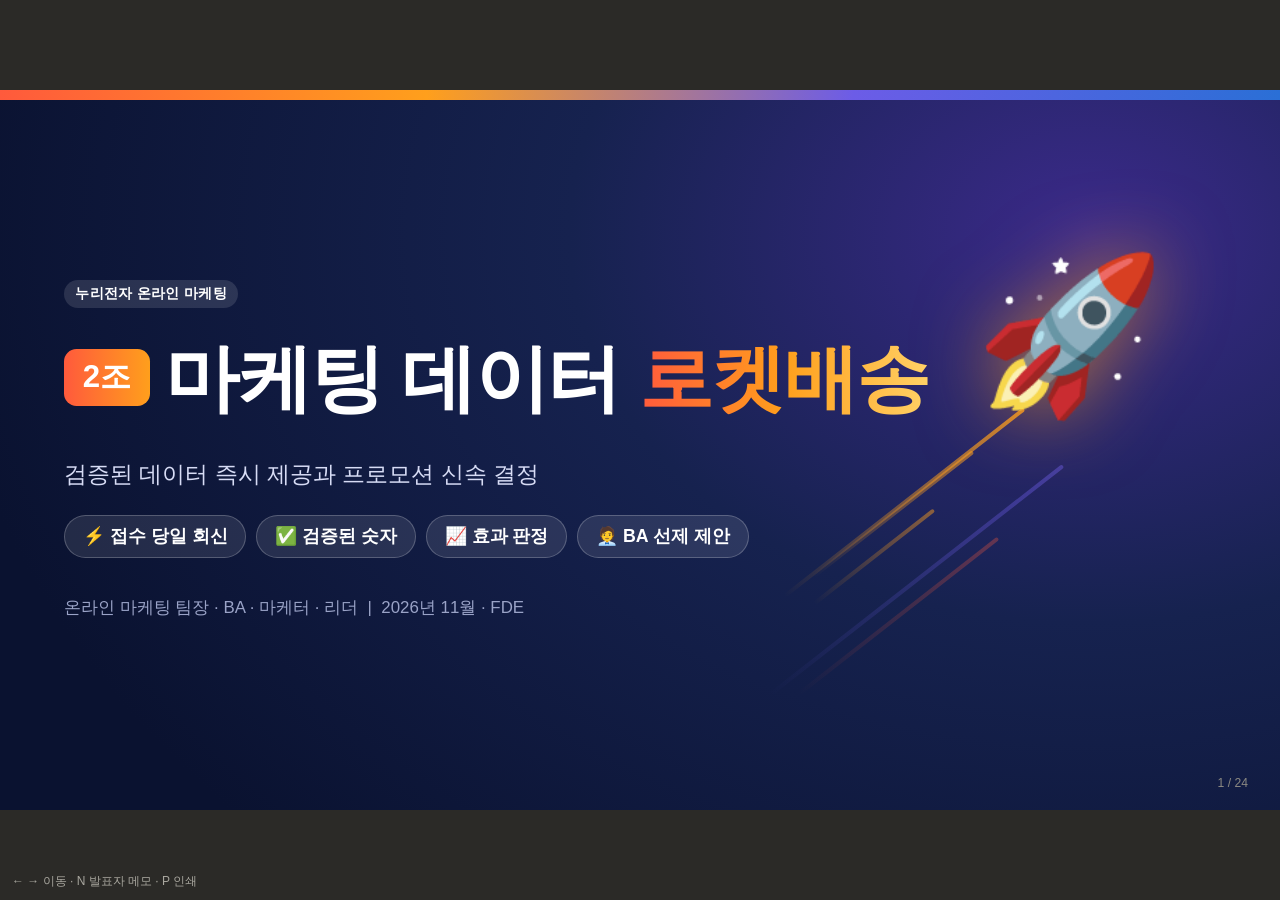
<file: pitch/index.html>
<!doctype html>
<html lang="ko">
<head>
<meta charset="utf-8">
<meta name="viewport" content="width=device-width, initial-scale=1">
<title>2조 · 마케팅 데이터 로켓배송</title>
<link rel="stylesheet" href="pitch.css">
</head>
<body>
<div class="deck">
<section class="slide cover active">
  <div class="streaks"><i></i><i></i><i></i><i></i><i></i></div>
  <div class="rocket">🚀</div>
  <div class="kicker">누리전자 온라인 마케팅</div>
  <h1><span class="team">2조</span>마케팅 데이터 <span class="grad">로켓배송</span></h1>
  <div class="sub">검증된 데이터 즉시 제공과 프로모션 신속 결정</div>
  <div class="chips"><span>⚡ 접수 당일 회신</span><span>✅ 검증된 숫자</span><span>📈 효과 판정</span><span>🧑‍💼 BA 선제 제안</span></div>
  <div class="meta">온라인 마케팅 팀장 · BA · 마케터 · 리더 &nbsp;|&nbsp; 2026년 11월 · FDE</div>
</section>
<section class="slide ">
  <div class="kicker"><span class="ke">📣</span>마케터 점검</div>
  <h2>마케터 관점 점검: 적시 데이터 · 집행 기준 · 효과 검증 · 가성비 측정 모두 미비</h2>
  <div class="chk mk"><div class="hq">질문</div><div></div><div class="ha">현재</div><div class="cq"><span class="qn">Q1</span>프로모션 기간에 충분한 데이터를 적시에 받고 있는가?</div><div class="cx">✕</div><div class="ca">요청 결과 최대 2주 지연 · 회신 시점 불명 <span class="tag e">고객 설명</span></div><div class="cq"><span class="qn">Q2</span>마케팅 아이디어의 집행 시점 · 규모 기준이 있는가?</div><div class="cx">✕</div><div class="ca">집행 기준 부재, 경험 의존 기획 <span class="tag e">고객 설명</span></div><div class="cq"><span class="qn">Q3</span>집행 전 기대치 설정과 집행 후 효과 · 매출 연관성 검증이 있는가?</div><div class="cx">✕</div><div class="ca">사전 기대치 미설정 · 대조군 0건 · 쿠폰 사용률로 판단 <span class="tag m">실측</span></div><div class="cq"><span class="qn">Q4</span>프로모션의 효용성 · 가성비 측정이 가능한가?</div><div class="cx">✕</div><div class="ca">효과 미측정으로 측정 불가 · 쿠폰 사용 8명 · 25건 과다 집계 <span class="tag m">실측</span></div></div>
  <div class="bar red"><b>결과</b>효과 검증 없는 프로모션 기획 · 집행의 반복</div>
  <div class="notes">2주 지연은 고객 설명이며 저장소 시뮬레이션 값은 평시 1.5-2일 · 성수기 4-5일. 실제 값은 착수 2주 안에 Jira 이력으로 측정. 대조군 0건: 캠페인 대상 4,165건 전부 발송. 쿠폰 과다 집계: PRM2609 회원 8명 중복 발급, 취소 · 반품 주문 사용 25건. 집행 기준 부재는 고객 설명과 업무 흐름 분석(데이터로 무엇이 되는지 모른 채 기획).</div>
</section>
<section class="slide ">
  <div class="kicker"><span class="ke">🔬</span>BA 점검</div>
  <h2>BA 관점 점검: 의사결정 지원 · 예측 · 고급 데이터 제공을 막는 원인은 추출 업무 편중</h2>
  <div class="chk ba"><div class="hq">질문</div><div></div><div class="ha">현재</div><div class="cq"><span class="qn">Q1</span>데이터 기반 마케팅 의사결정이 이루어지는가?</div><div class="cx">✕</div><div class="ca">BA 산출물은 추출 Excel, 판정 · 권고 미첨부 <span class="tag e">고객 설명</span></div><div class="cq"><span class="qn">Q2</span>예측 데이터로 '다음 주 매출 10% 상승을 위한 프로모션 발송' 판단이 가능한가?</div><div class="cx">✕</div><div class="ca">판단 불가 · 대조군 0건으로 프로모션 반응 기준값 부재 <span class="tag m">실측</span></div><div class="cq"><span class="qn">Q3</span>BA 가 제공해야 할 고급 데이터가 제공되는가?</div><div class="cx">✕</div><div class="ca">효과 판정 · 반응 예측 미제공, 단순 추출 위주 <span class="tag e">고객 설명</span></div><div class="cq"><span class="qn">Q4</span>더 큰 목표를 막는 문제는 무엇인가?</div><div class="cx w">!</div><div class="ca">반복 추출 수작업 · 지표 정의 부재 · 검증 기준 부재 <span class="tag m">실측</span></div></div>
  <div class="bar"><b>해법</b>반복 추출 · 1차 검수의 Agent 이관 → BA 업무의 지표 설정 · 효과 판정 · 예측 전환</div>
  <div class="notes">예측 기반 발송 판단에는 프로모션별 반응 기준값이 필요하고, 그 기준값은 대조군을 둔 효과 판정 이력에서 나옴. 현재 대조군 0건이라 출발점이 없음. 2차에서 효과 판정 이력을 쌓고 3차 이후 예측 기반 제안으로 확장. Q4 의 세 문제는 문제 구조 장 A3 · B1 · B3 에 대응.</div>
</section>
<section class="slide ">
  <div class="kicker"><span class="ke">🎯</span>제안 개요</div>
  <h2>주니어 BA(에이전트) 채용을 통한 추출 업무 이관과 BA 의 의사결정 · 실행 주도 전환</h2>
  <div class="role"><div></div><div class="rh was">📦 지금: 데이터 추출 공급자</div><div></div><div class="rh to">🚀 끝그림: 의사결정 · 실행 주도</div><div class="rk">일의 시작</div><div class="rw">요청 접수 후 착수</div><div class="ra">→</div><div class="rt">데이터 기반 기회 발굴 · 선제 제안</div><div class="rk">산출물</div><div class="rw">추출 Excel</div><div class="ra">→</div><div class="rt">판정 · 권고 첨부 결과</div><div class="rk">숫자 기준</div><div class="rw">요청별 SQL 수정</div><div class="ra">→</div><div class="rt">BA 소유 지표 정의</div><div class="rk">끝나는 지점</div><div class="rw">결과 전달</div><div class="ra">→</div><div class="rt">실행 후 효과 확인</div></div>
  <div class="bar"><b>방법</b>주니어 BA 에이전트의 반복 추출 초안 작성, 시니어 BA 검수 지적의 자동 검수 조건 축적</div>
  <div class="notes">주니어 BA 는 사람 채용이 아니라 에이전트 도입을 가리킴. 이 제안의 끝그림은 마지막 데모 장의 BA 워크벤치 화면임. 인력 감축이 아니라 같은 인원이 하는 일의 비중을 바꾸는 것. 할당 · 승인 권한은 지금처럼 BA 리더에게 있음. BA 가 추출에 쓰는 시간 비중은 측정 전이며 착수 2주 안에 Jira 이력으로 측정함.</div>
</section>
<section class="slide ">
  <div class="kicker"><span class="ke">📌</span>요약</div>
  <h2>1차 6주 선승인, 7개월 내 BA 자체 운영 전환</h2>
  <div class="story">
    <div class="st"><div class="step">⚠️ 문제</div><div class="big">추출 편중</div><div class="what">숫자 신뢰도 부족</div><ul><li>대시보드 기간 10월 고정 <span class="tag m">실측</span></li><li>쿠폰 과다 집계 <span class="tag m">실측</span></li></ul></div>
    <div class="st"><div class="step">🛠️ 해법</div><div class="big">주니어 BA</div><div class="what">에이전트 채용 · 검수</div><ul><li>1차 추출 · 검수 조건 등록</li><li>2차 자동 검수 · 효과 판정</li><li>3차 BA 자체 운영</li></ul></div>
    <div class="st hl"><div class="step">✅ 증명</div><div class="big">7,905셀</div><div class="what">기존 대시보드 전 셀 재현</div><ul><li>10월 순매출 일치 <span class="tag m">실측</span></li></ul></div>
    <div class="st"><div class="step">⚖️ 판정</div><div class="big">차수별 판정</div><div class="what">미달 시 후속 투자 중단</div><ul><li>처리 소요</li><li>정답 유지 조건</li></ul></div>
  </div>
  <div class="bar"><b>요청</b>1차 6주 착수 승인 (2026-12-07 가정)</div>
  <div class="notes">상부 보고 1장으로 쓸 수 있게 구성함. 쿠폰: PRM2609 회원 8명 중복 발급, 취소 · 반품 주문 사용 25건. 10월 순매출 2,901,488,100원. 수치 근거는 고객 마스킹 추출본(2026-05-01 - 11-19, 회원 4,000명 표본) 실측. 일정: 1차 6주, 2차 18주, 3차 8주, 철수까지 32주.</div>
</section>
<section class="slide ">
  <div class="kicker"><span class="ke">🧩</span>문제 구조</div>
  <h2>BA 의사결정 주도의 장애 요인은 시간 · 근거 · 정착, 1차 대상은 추출 · 정의</h2>
  <div class="itree">
    <div class="root"><small>핵심 질문</small>BA 의사결정 · 실행 주도 조건</div>
    <div class="conn"></div>
    <div class="rows">
      <div class="row"><div class="br a">A. 추출 업무 시간 편중<small>근거: 2주 안에 측정</small></div><div class="leaves">
        <div class="chip p1"><div><b>A1</b>요청 해석 · 되묻기 왕복</div><span class="sc">12</span><span class="ph">1차</span></div><div class="chip p1"><div><b>A2</b>착수 후 가능 여부 판명</div><span class="sc">16</span><span class="ph">1차</span></div>
        <div class="chip p1"><div><b>A3</b>반복 추출 수작업</div><span class="sc">20</span><span class="ph">1차</span></div><div class="chip "><div><b>A4</b>단순 숫자 확인의 BA 처리</div><span class="sc">12</span><span class="ph p2">2차</span></div></div></div>
      <div class="row"><div class="br b">B. 신뢰할 숫자 부재<small>근거: 실측</small></div><div class="leaves">
        <div class="chip p1"><div><b>B1</b>순매출 정의 문서 없음</div><span class="sc">16</span><span class="ph">1차</span></div><div class="chip p1"><div><b>B3</b>쿠폰 사용 과다 집계<span class="fact">8명 · 25건</span></div><span class="sc">15</span><span class="ph">1차</span></div>
        <div class="chip "><div><b>B4</b>프로모션 효과 판정 불가<span class="fact">대조군 0건</span></div><span class="sc">9</span><span class="ph p2">2차</span></div><div class="chip "><div><b>B2</b>원천 데이터 오류</div><span class="sc">6</span><span class="ph ext">고객 확인</span></div></div></div>
      <div class="row"><div class="br c">C. 도입 후 미사용<small>근거: 고객 설명</small></div><div class="leaves">
        <div class="chip "><div><b>C1</b>과거 IT 프로젝트 2회 중단</div><span class="sc">10</span><span class="ph p2">전 차수</span></div><div class="chip "><div><b>C2</b>업무 흐름 밖 별도 도구</div><span class="sc">10</span><span class="ph p2">전 차수</span></div>
        <div class="chip "><div><b>C3</b>업무 지식의 개인 PC 보관</div><span class="sc">10</span><span class="ph p3">3차</span></div></div></div>
    </div>
  </div>
  <div class="legend"><span>1차 대상</span><span class="o">이후 차수 · 설계 조건 · 고객 확인</span><em>숫자: 우선순위 점수 (영향도 × 해결 가능성)</em></div>
  <div class="notes">우선순위는 영향도 × 해결 가능성. B1 지표 정의가 A3 자동화의 선행 조건이라 함께 1차에 둠. B2: NX_ 테이블 시각이 UTC, 회원 마스터 등급 138명이 이력과 다름, 채널 코드 03 중복. 대조군 0건: 캠페인 대상 4,165건 전부 발송. 상세는 work/issue-tree.md.</div>
</section>
<section class="slide ">
  <div class="kicker"><span class="ke">📊</span>문제 우선순위</div>
  <h2>영향도 × 해결 가능성 기준 우선순위, 즉시 해결 가능 · 고효과 문제의 1차 배정</h2>
  <div class="prio">
    <div class="mx"><div class="yt">영향도</div><div class="grid5"><div class="yl">5</div><div class="mc"></div><div class="mc"><span class="dot">C</span></div><div class="mc"></div><div class="mc z"></div><div class="mc z"></div><div class="yl">4</div><div class="mc"></div><div class="mc"></div><div class="mc"><span class="dot">A4</span></div><div class="mc z"><span class="dot p1">B1</span><span class="dot p1">A2</span></div><div class="mc z"><span class="dot p1">A3</span></div><div class="yl">3</div><div class="mc"></div><div class="mc"><span class="dot">B2</span></div><div class="mc"><span class="dot">B4</span></div><div class="mc z"><span class="dot p1">A1</span></div><div class="mc z"><span class="dot p1">B3</span></div><div class="yl">2</div><div class="mc"></div><div class="mc"></div><div class="mc"></div><div class="mc"></div><div class="mc"></div><div class="yl">1</div><div class="mc"></div><div class="mc"></div><div class="mc"></div><div class="mc"></div><div class="mc"></div><div></div><div class="xl">1</div><div class="xl">2</div><div class="xl">3</div><div class="xl">4</div><div class="xl">5</div></div><div class="xt">해결 가능성</div><div class="zl">1차 범위</div></div>
    <div class="rk"><div class="rh">🔥 1차 · 점수순</div><div class="rk1"><b>A3</b><span class="sc">20</span><div><strong>반복 추출 수작업</strong><small>대시보드 SQL 4개 확보, 바로 템플릿화 <span class="tag e">추정</span></small></div></div><div class="rk1"><b>B1</b><span class="sc">16</span><div><strong>지표 정의 없음</strong><small>7,905셀로 정의 복원 완료, A3 의 선행 조건 <span class="tag m">실측</span></small></div></div><div class="rk1"><b>A2</b><span class="sc">16</span><div><strong>가능 여부 판명 지연</strong><small>불가 사유를 데이터로 바로 확인 가능 <span class="tag e">추정</span></small></div></div><div class="rk1"><b>B3</b><span class="sc">15</span><div><strong>쿠폰 과다 집계</strong><small>8명 · 25건 원인 확인, 보정 템플릿 <span class="tag m">실측</span></small></div></div><div class="rk1"><b>A1</b><span class="sc">12</span><div><strong>되묻기 왕복</strong><small>기본안 첨부 되묻기로 왕복 단축 <span class="tag e">추정</span></small></div></div><div class="rh o">⏳ 후순위</div><div class="rk2"><b>A4</b><span class="sc">12</span><small>마케터용 대시보드 선행 필요</small><span class="ph">2차</span></div><div class="rk2"><b>B4</b><span class="sc">9</span><small>대조군 없는 과거 캠페인은 소급 불가</small><span class="ph">2차</span></div><div class="rk2"><b>C</b><span class="sc">10</span><small>단독 해결 대상 외, 전 차수 설계 조건</small><span class="ph">설계</span></div><div class="rk2"><b>B2</b><span class="sc">6</span><small>고객 시스템 소관, 표시 · 확인 요청</small><span class="ph">확인</span></div></div>
  </div>
  <div class="notes">점수 = 영향도(5점) × 해결 가능성(5점). 영향도: 해결되면 BA 가 의사결정에 쓸 시간과 근거가 얼마나 늘어나는가. 해결 가능성: 고객 자료만으로 약 1개월 안에 풀 수 있는가. 1차 범위 = 해결 가능성 4 이상 · 영향도 3 이상. B 가지는 실측 근거라 순위가 단단하고, A 가지는 영향도가 추정이라 착수 첫 2주 Jira 이력(반복 요청 비율, 되묻기 횟수)으로 다시 매김. 반복 요청 비율이 낮으면 A3 순위가 내려감. C 는 영향도가 가장 크지만 단독 과제가 아니라 Jira · Excel 흐름 유지, 차수별 판정, FDE 철수라는 설계 조건으로 반영함. 점수는 FDE 판단이며 상세는 work/issue-tree.md 4장.</div>
</section>
<section class="slide ">
  <div class="kicker"><span class="ke">🔍</span>과거와의 차이</div>
  <h2>업계의 검증된 지표 정의 기반 LLM 구조 전환과 이번 제안의 동일 구조 채택</h2>
  <div class="trend"><span class="l">🌐 업계 흐름</span><span>dbt Semantic Layer</span><span>Snowflake Cortex Analyst</span><span>Databricks Genie</span><span>Looker + Gemini</span><span class="m">LLM 질문 해석 · 정의된 지표 기반 계산</span></div>
  <div class="tri"><div class="th">❌ 단순 text-to-SQL 이 실패하는 이유</div><div></div><div class="th">🌐 업계 해법</div><div></div><div class="th">✅ 이번 제안</div><div class="f"><span class="em">🏷️</span><div><b>업무 정의 부재</b><small>컬럼명만으로 순매출의 반품 · 소모품 포함 여부 판단 불가</small></div></div><div class="ar">→</div><div class="t">시맨틱 레이어 내 지표 단일 정의</div><div class="ar">→</div><div class="o"><span class="act"><i class="fde">FDE</i>순매출 정의 복원 · 고정</span><span class="act"><i class="bal">BA 리더</i>매출 범위 확정</span></div><div class="f"><span class="em">🎲</span><div><b>같은 질문, 다른 숫자</b><small>SQL 을 매번 새로 작성</small></div></div><div class="ar">→</div><div class="t">LLM 지표 선택 · 엔진 SQL 생성</div><div class="ar">→</div><div class="o"><span class="act"><i class="llm">LLM</i>지표 이름만 선택</span><span class="act"><i class="sys">시스템</i>SQL 생성 · 실행</span></div><div class="f"><span class="em">🎭</span><div><b>오답 식별 불가</b><small>조인 · 집계 오류 결과도 정상 수치 형태</small></div></div><div class="ar">→</div><div class="t">검증 질의 우선 사용 · 출처 표시</div><div class="ar">→</div><div class="o"><span class="act"><i class="fde">FDE</i>7,905셀 검증</span><span class="act"><i class="sys">시스템</i>가정 표시</span><span class="act"><i class="ba">BA</i>검수 · 전달</span></div><div class="f"><span class="em">🚫</span><div><b>범위 밖 질문 응답</b><small>데이터에 없는 항목의 SQL 임의 생성</small></div></div><div class="ar">→</div><div class="t">정의 밖 질문은 표시 · 거절</div><div class="ar">→</div><div class="o"><span class="act"><i class="sys">시스템</i>차단 · 대체안</span><span class="act"><i class="ba">BA</i>분석 또는 정의 추가</span></div><div class="f"><span class="em">🔄</span><div><b>스키마 변경 미반영</b><small>테이블 추가 · 변경 후 무경고 오답</small></div></div><div class="ar">→</div><div class="t">정의를 버전 관리</div><div class="ar">→</div><div class="o"><span class="act"><i class="fde">FDE→BA</i>정의 변경 · 회귀 검증</span><span class="act"><i class="bal">BA 리더</i>승인</span></div></div>
  <div class="proofs">
    <div><b>약 50% → 100%</b><span>text-to-SQL vs 시맨틱 레이어, 정의 범위 질문 · dbt Labs 2026 <span class="tag p">업체 발표</span></span></div>
    <div><b>7,905셀 일치</b><span>이번 정의로 기존 대시보드 전 셀 재현 · 실측</span></div>
    <div><b>2,901,488,100원</b><span>10월 순매출 일치 · 실측</span></div>
  </div>
  <div class="notes">과거 고객 챗봇은 테이블 의미를 몰라 오답을 내고 3개월 만에 중단됨(고객 문서). 단순 text-to-SQL 실패 요인은 구조적인 것으로, 모델 성능이 올라도 업무 정의는 테이블에 없으므로 남음. 업계 사례: dbt Semantic Layer 는 MetricFlow 가 쿼리를 결정적으로 생성해 LLM 이 조인 · 집계를 틀릴 수 없게 함, 2026 재측정에서 정의 범위 질문 near-100% vs text-to-SQL 약 50%. Snowflake Cortex Analyst 는 시맨틱 모델 기반으로 단일 SQL 생성 대비 약 2배 정확도를 발표. Databricks Genie 는 trusted assets(검증된 질의 · 함수)를 우선 쓰고 응답에 표시. Looker + Gemini 는 버전 관리되는 LookML 로 결정적 SQL 생성. 학계 Spider 2.0(ICLR 2025)은 실제 기업 스키마에서 최신 LLM 에이전트도 약 21% 만 해결. 모두 업체 · 연구 발표 값이며 평가 조건이 다름. 이번 구현: semantic/model.yaml 정의, semantic.py 가 SQL 생성, 정의 밖 이름은 오류. 한계: 자유 질의는 하지 않음. 상세는 work/why-it-works.md, work/text2sql-trend.md.</div>
</section>
<section class="slide ">
  <div class="kicker"><span class="ke">🧑‍💻</span>주니어 BA 채용</div>
  <h2>주니어 BA 에이전트 채용과 시니어 BA 검수 지적 축적을 통한 자동 검수 전환</h2>
  <div class="hire">
    <div class="jd"><div class="jt">🧑‍💻 주니어 BA <small>에이전트</small></div>
      <div class="jr"><b>맡는 일</b>정의 범위 안 추출 초안 · 가정 표시</div>
      <div class="jr"><b>넘기는 일</b>범위 밖 질문의 시니어 이관</div>
      <div class="jr"><b>사수</b>시니어 BA · 승인권자 BA 리더</div>
      <div class="jr"><b>하지 않는 일</b>무검수 전달 · 자동 발송</div></div>
    <div class="lp">
      <div class="loop"><div class="ls"><div class="e">📝</div><div class="h">주니어 초안</div><div class="d">정의 범위 안 추출, 가정 표시</div></div><div class="la">→</div><div class="ls"><div class="e">🔍</div><div class="h">시니어 검수</div><div class="d">통과 또는 지적</div></div><div class="la">→</div><div class="ls"><div class="e">📌</div><div class="h">지적 = 검수 조건</div><div class="d">지적 1건을 조건 1건으로 등록</div></div><div class="la">→</div><div class="ls"><div class="e">🤖</div><div class="h">다음부터 자동 검사</div><div class="d">동일 오류 사전 차단</div></div></div>
      <div class="back">↺ 검수 조건 축적에 따른 시니어 검수 부담 감소</div>
      <div class="stages"><div class="sg s1"><div class="h">🐣 수습</div><div class="d">전건 시니어 검수</div></div><div class="sg s2"><div class="h">🔎 표본 검수</div><div class="d">같은 유형 연속 20건 무지적 <span class="tag p">제안</span></div></div><div class="sg s3"><div class="h">✅ 자동 검수</div><div class="d">BA 리더 승인 · 지적 1건 시 수습 복귀</div></div></div>
    </div>
  </div>
  <div class="seed"><b>첫날 검수 조건 <span class="tag m">실측</span></b><span>쿠폰 사용 내 취소 · 반품 제외</span><span>쿠폰 중복 발급 확인</span><span>순매출 범위 (소모품 · B2B)</span><span>채널 코드 03 중복</span><span>대시보드 기간 고정 여부</span></div>
  <div class="notes">주니어 BA 는 에이전트. 검수 조건은 시맨틱 레이어 정의와 회귀 질문 세트로 저장해, 품질 기준 장의 정의 질문 회귀 100% 에 포함됨. 첫날 조건은 이번 분석에서 실측으로 찾은 오류(쿠폰 25건 과다 집계, PRM2609 8명 중복 발급, 소모품 8.3% · B2B 9.7%, 채널 03 중복, 기간 10월 고정). 연속 20건 · 표본 10% 는 근거 없는 제안값이며 1차 2주 Jira 이력으로 유형별 건수를 측정한 뒤 확정. 상세는 work/junior-ba-agent.md.</div>
</section>
<section class="slide ">
  <div class="kicker"><span class="ke">🏢</span>타사 사례</div>
  <h2>타사의 검증 질의 축적 기반 분석 에이전트 고도화와 분석 인력의 검수 · 판단 역할 전환</h2>
  <div class="cases"><div class="cs"><div class="co"><span class="lg">🚗</span>Uber · QueryGPT<span class="dt">2024-09</span></div><div class="big">10분 → 3분</div><div class="w">질의 작성 시간 (Uber 가정치) <span class="tag p">업체 발표</span></div><div class="l">사용자 78% 시간 절감 응답 · 사람 검증 golden SQL 기반 평가</div><div class="o"><b>→ 이번 제안</b>검수 통과 질의를 회귀 질문 세트로 저장</div></div><div class="cs"><div class="co"><span class="lg">📌</span>Pinterest · Analytics Agent<span class="dt">2026-03</span></div><div class="big">2개월 40%</div><div class="w">출시 후 분석가 사용 비율 <span class="tag p">업체 발표</span></div><div class="l">분석가 과거 SQL 색인 · 재사용, 첫 시도 수용률 20% → 40%</div><div class="o"><b>→ 이번 제안</b>BA 개인 PC 의 SQL 을 지표 정의로 이관</div></div><div class="cs"><div class="co"><span class="lg">🛍️</span>Whatnot · databot<span class="dt">2025</span></div><div class="big">1만 건+</div><div class="w">데이터팀 큐 제외 질문 <span class="tag p">업체 발표</span></div><div class="l">기준 뷰 유지 · 질문 감시의 데이터팀 지속 담당</div><div class="o"><b>→ 이번 제안</b>시니어 검수와 조건 등록을 BA 업무로 정의</div></div><div class="cs"><div class="co"><span class="lg">🏦</span>Capital One · DataAgents<span class="dt">2026-06</span></div><div class="big">6-9개월 → 10일</div><div class="w">전문가 분석 기간 <span class="tag p">업체 발표</span></div><div class="l">사람 검수로 없는 컬럼 참조 · 신뢰도 과대 평가의 배포 전 차단</div><div class="o"><b>→ 이번 제안</b>실측 오류를 첫날 검수 조건으로 등록</div></div></div>
  <div class="bar"><b>공통점</b>검증 질의 · 정의 축적에 따른 정확도 향상과 사람 검수 유지 → 이번 제안의 검수 조건 축적과 동일 구조</div>
  <div class="notes">모두 업체 자체 발표이며 통제된 비교가 아님. Uber: 월 약 120만 질의, 10분은 Uber 의 보수적 가정, 일 사용자 약 300명 제한 배포. Pinterest: 2024 글의 수용률 · 작업 속도 35% 향상은 과제 차이 통제 안 됨, 2026 글은 정확도 미공개. Whatnot: 사람 검증 없는 유지가 안 됐다는 교훈이 핵심. Capital One: 사람 검수가 필드명 대소문자 오류 · 없는 컬럼 · 과신을 잡음. 출처 URL 은 work/junior-ba-agent.md.</div>
</section>
<section class="slide ">
  <div class="kicker"><span class="ke">🗓️</span>고도화 경로와 기간</div>
  <h2>1차 6주 · 2차 4개월 · 3차 2개월, 착수부터 FDE 철수까지 7개월</h2>
  <div class="gantt"><div class="axis" style="grid-template-columns:31fr 31fr 28fr 31fr 30fr 31fr 30fr 31fr 31fr"><span>12월</span><span>1월</span><span>2월</span><span>3월</span><span>4월</span><span>5월</span><span>6월</span><span>7월</span><span>8월</span></div><div class="rowsg"><div class="band" style="left:calc(9em + (100% - 9em) * 0.201);width:calc((100% - 9em) * 0.055)"><span>설 성수기</span></div><div class="gr"><div class="gl">1차<small>추출 자동화</small></div><div class="track"><div class="barx p1" style="left:2.2%;width:14.3%">6주<small></small></div><div class="gate" style="left:16.5%"></div><div class="scope" style="left:1.1%;width:16.8%"><span>이번 승인 범위</span></div></div></div><div class="gr"><div class="gl">2차<small>효과 판정 · 제안</small></div><div class="track"><div class="barx " style="left:17.6%;width:45.1%">18주<small>구축 5주 + 효과 관찰 3개월</small></div><div class="gate" style="left:62.6%"></div></div></div><div class="gr"><div class="gl">3차<small>자체 운영</small></div><div class="track"><div class="barx " style="left:63.7%;width:19.4%">8주<small>이관 · 실습</small></div><div class="gate" style="left:83.2%"></div></div></div><div class="gr"><div class="gl">철수 후<small>유지 확인</small></div><div class="track"><div class="barx after" style="left:84.2%;width:9.2%">4주<small></small></div></div></div></div></div>
  <div class="bar"><b>판정</b>◆ 차수 말 판정 통과 시 다음 차수 착수 · 1차는 설 성수기 전 완료</div>
  <div class="notes">착수일 2026-12-07 가정, 착수 전 합의 1주(11-30 - 12-04). 1차 6주: 첫 2주 기준값 측정 · 12-18 목표 확정 · 4주차 자동 검증 · 01-15 판정. 2차 18주: 구축 5주(02-19 배포) + 효과 관찰 3개월(문서 근거 '3개월 50% 감소'), 05-21 판정. 관찰을 줄이면 2차 11주. 3차 8주: 지표 정의 일원화 · BA 3명 실습 · 07-16 FDE 철수. 철수 후 30일 확인. 설 성수기 구간(01-25 - 02-05)은 가정이며 고객 캘린더로 확정. 착수가 12-14 를 넘기면 1차 판정이 설 구간과 겹침. 구축 기간 · 3차 기간은 작업 분해 추정. 상세는 work/timeline.md.</div>
</section>
<section class="slide ">
  <div class="kicker"><span class="ke">🖥️</span>단계별 시연</div>
  <h2>1차 시연: 요청 접수 당일 정리 · 되묻기 · 시니어 검수 <span class="tag v">가상 데이터</span></h2>
  <div class="tut"><iframe src="tutorial/index.html?stage=1" title="1차 튜토리얼"></iframe></div>
  <div class="notes">튜토리얼 화면을 클릭한 뒤 ← → 로 단계 이동, 마지막 단계에서 → 를 누르면 다음 장으로 넘어감. AI 가 요구사항을 추정하고 기본안을 붙여 되물음. 검수 조건 자동 검사 후 시니어 BA 승인 시 발송, 지적은 검수 조건으로 등록.</div>
</section>
<section class="slide ">
  <div class="kicker"><span class="ke">🖥️</span>단계별 시연</div>
  <h2>2차 시연: 대조군 대비 프로모션 효과 판정 · 선제 제안 <span class="tag v">가상 데이터</span></h2>
  <div class="tut"><iframe src="tutorial/index.html?stage=2" title="2차 튜토리얼"></iframe></div>
  <div class="notes">튜토리얼 화면을 클릭한 뒤 ← → 로 단계 이동, 마지막 단계에서 → 를 누르면 다음 장으로 넘어감. 블랙프라이데이 냉장고 10% 추가 할인 푸시, 행사 기간 +40.8% · 28일 누적 +2.0%(유의하지 않음)로 구매 시점만 앞당겨져 확대 비권장. 사전 기대치 +5% 는 가상 값.</div>
</section>
<section class="slide ">
  <div class="kicker"><span class="ke">🖥️</span>단계별 시연</div>
  <h2>3차 시연: BA 의 지표 정의 소유 · 변경 · 회귀 검증 <span class="tag v">BI 도구 시뮬레이터</span></h2>
  <div class="tut"><iframe src="tutorial/index.html?stage=3" title="3차 튜토리얼"></iframe></div>
  <div class="notes">튜토리얼 화면을 클릭한 뒤 ← → 로 단계 이동, 마지막 단계에서 → 를 누르면 다음 장으로 넘어감. 지표 정의를 한 곳에서 고치면 모든 패널에 반영. 범위 옵션은 클릭으로 합계 재계산(B2B 282,248,500원 · 소모품 242,152,900원). 10월 순매출 2,901,488,100원은 실측.</div>
</section>
<section class="slide ">
  <div class="kicker"><span class="ke">🏁</span>끝그림</div>
  <h2>3차 이후 BA 워크벤치 기반 기회 제안 · 효과 판정</h2>
  <div class="final">
    <div class="shot"><img src="img/final-demo-2.png" alt="BA 워크벤치"></div>
    <div class="calls"><div class="call"><i>1</i><div><b>선제 제안 캠페인</b><span>데이터 근거 · 대조군 설계 첨부 Jira 등록</span></div></div><div class="call"><i>2</i><div><b>실행 후 효과 판정</b><span>대조군 대비 확대 · 중단 결정</span></div></div><div class="call"><i>3</i><div><b>반복 요청 자동 처리</b><span>검증 통과 후 Excel 전달</span></div></div><div class="call"><i>4</i><div><b>BA 소유 지표 정의</b><span>변경 시 회귀 검증</span></div></div><div class="cap" style="color:var(--muted)">BA 워크벤치 <span class="tag v">가상 데이터</span></div></div>
  </div>
  <div class="notes">정적 데모: docs/pitch/final-demo/index.html. 상단 팀 운영 지표(자체 처리 비율, 처리 소요, 검증 실패 전달 0건, BA 선제 제안), BA 제안 캠페인 카드, 진행 중 캠페인 효과 판정, 마케터 요청 큐(Jira), 지표 정의 레지스트리. 10월 순매출 외 수치는 모두 가상. Jira · Excel 흐름은 그대로 유지됨.</div>
</section>
<section class="slide ">
  <div class="kicker"><span class="ke">✅</span>품질 기준</div>
  <h2>정답률 단일 목표 대신 정답 유지 조건 기반 품질 목표 설정</h2>
  <div class="qual">
    <div class="qc q1"><h3>🎲 정답률 단일 목표의 한계</h3>
      <div class="it">질문 세트별 값 변동</div><div class="it">어려운 질문 제외 시 상승</div><div class="it">지표 · 테이블 변경 시 유지 불가</div></div>
    <div class="qa">→</div>
    <div class="qc q2"><h3>🗂️ 질문 유형별 처리</h3>
      <div class="it"><b>정의 범위 안</b>즉답 · 가정 표시</div><div class="it"><b>정의 범위 밖</b>답 대신 BA 이관</div><div class="it"><b>범위 확대</b>BA 의 정의 추가</div></div>
    <div class="qa">→</div>
    <div class="qc q3"><h3>🔒 유지 조건 <span class="tag p">제안</span></h3>
      <div class="kv"><span>정의 질문 회귀 통과</span><span>100%</span></div>
      <div class="kv"><span>정의 변경 전 회귀 통과</span><span>100%</span></div>
      <div class="kv"><span>범위 밖 단정 오답</span><span>0건</span></div>
      <div class="kv"><span>철수 후 6개월 자체 운영</span><span>유지</span></div></div>
  </div>
  <div class="bar"><b>현재</b>정의 질문 21개 회귀 통과 · 질문 처리 현황(즉답 · 가정 표시 · 이관) 매월 공개</div>
  <div class="notes">질의 성공률 97% 요구에 대한 대안. 질문 21개면 가능한 값이 100% 와 95.2% 뿐이고, 21/21 이어도 단측 95% 신뢰 하한은 약 86.7%. 오류 0건으로 97% 이상을 보이려면 질문 99개 필요. 10월 매출도 범위 정의에 따라 세 값이 모두 정답이 될 수 있음. 그래서 범위 안은 97% 보다 엄격한 100% 유지, 범위 밖은 틀린 답 대신 이관으로 흡수함. 질문 세트 삭제는 BA 리더 승인 필요. 범위 밖 분류와 표본 검수는 1차에서 질의 로그를 만들어야 측정됨. 상세는 work/kpi-sustainability.md.</div>
</section>
<section class="slide ">
  <div class="kicker"><span class="ke">📈</span>합의 KPI</div>
  <h2>결과 지표 · 차수별 선행 지표 · 유지 조건 연계, 기준값 측정 후 목표 확정</h2>
  <div class="ktree">
    <div class="top"><div class="l">🏆 결과 지표</div><div class="v">성수기 요청 처리 소요</div><div class="g">2027 설 프로모션 2일 <span class="tag p">제안</span></div></div>
    <div class="wire"></div>
    <div class="lead"><div class="h">1차 · 시간 확보</div><div class="k"><span>자동화 처리 비율</span><span>1개월 30%</span></div><div class="k"><span>반복 추출 시간</span><span>기준값의 50%</span></div></div>
    <div class="lead"><div class="h">2차 · 판정 · 제안</div><div class="k"><span>효과 확인 비율</span><span>기준값 후</span></div><div class="k"><span>BA 제안 판정 완료</span><span>100%</span></div></div>
    <div class="lead"><div class="h">3차 · 자체 운영</div><div class="k"><span>BA 자체 처리 비율</span><span>100%</span></div><div class="k"><span>철수 후 6개월 유지</span><span>철수 전 이하</span></div></div>
    <div class="guard"><b>🛡️ 가드레일</b><span>검증 실패 전달 0건</span><span>범위 밖 단정 오답 0건</span><span>재오픈율 악화 없음</span><b>→ 위반 시 달성 불인정</b></div>
  </div>
  <div class="agree">
    <div><b>착수 전</b>정의 합의</div><div><b>첫 2주</b>기준값 측정</div><div><b>2주차 말</b>목표 확정</div><div><b>차수 말</b>판정</div>
  </div>
  <div class="notes">목표값은 모두 합의 전 제안. 측정은 FDE, 확인은 BA 리더. 지표는 팀 단위로만 집계하고 개인 평가에 쓰지 않음. BA 제안 판정 완료율: BA 가 먼저 제안한 캠페인 중 사전 기재한 지표 · 비교 기간으로 효과 판정까지 마친 비율. 제안 건수 자체는 목표를 두지 않음. 상세는 부록 KPI 표와 work/kpi-sustainability.md.</div>
</section>
<section class="slide ">
  <div class="kicker"><span class="ke">🎁</span>도입 효과</div>
  <h2>도입 효과: 마케터의 요청 결과 즉시 · 익일 수령, BA 의 마케팅 유의 지표 설정 · 개선</h2>
  <div class="effs">
    <div class="ec mk"><div class="eh">📣 마케터 <span>도입 즉시 로켓배송</span></div><div class="ei"><span class="qn">Q1</span><div>정의 범위 안 요청 즉시, 그 외 익일 회신 <span class="tag p">제안</span></div><span class="ph">1차</span></div><div class="ei"><span class="qn">Q2</span><div>효과 판정 이력 기반 집행 시점 · 규모 기준</div><span class="ph p2">2차</span></div><div class="ei"><span class="qn">Q3</span><div>사전 기대치 · 대조군 설계 첨부, 집행 후 매출 연계 판정</div><span class="ph p2">2차</span></div><div class="ei"><span class="qn">Q4</span><div>프로모션별 증분 매출 · 집행 비용 대비 효용 측정</div><span class="ph p2">2차</span></div></div>
    <div class="ec ba"><div class="eh">🔬 BA <span>마케팅 유의 지표 설정 · 개선</span></div><div class="ei"><span class="qn">Q1</span><div>판정 · 권고 첨부 결과 제공</div><span class="ph p2">2차</span></div><div class="ei"><span class="qn">Q2</span><div>판정 이력 기반 프로모션 반응 예측 · 발송 제안</div><span class="ph p3">3차 이후</span></div><div class="ei"><span class="qn">Q3</span><div>효과 판정 · 반응 예측 · 타겟 우선순위 제공</div><span class="ph p3">3차</span></div><div class="ei"><span class="qn">Q4</span><div>마케팅 사업 유의 지표 설정 · 개선 주도</div><span class="ph p3">3차</span></div></div>
  </div>
  <div class="bar"><b>대응</b>마케터 점검 · BA 점검 장의 질문 번호별 도입 후 상태</div>
  <div class="notes">즉시 · 익일은 제안 목표이며 기준값 측정 후 확정. 정의 범위 안 반복 요청은 즉시, 범위 밖 신규 분석은 접수 당일 가능 여부 회신 후 익일 목표. 가성비 측정은 프로모션 집행 비용 데이터 확보가 전제이며 현재 제공 데이터에 비용 항목 없음. 반응 예측은 2차 효과 판정 이력이 쌓인 뒤 가능.</div>
</section>
<section class="slide ">
  <div class="kicker"><span class="ke">🚀</span>요청 사항</div>
  <h2>1차 6주 승인 요청: 마케팅 데이터 로켓배송 착수</h2>
  <div class="close">
    <div class="end"><div class="t">🚀 7개월 뒤 BA</div><div>선제 제안</div><div>효과 판정</div><div>지표 정의 소유</div></div>
    <div class="asks2">
      <div class="ask main"><div class="who">👔 온라인 마케팅 팀장</div><ul><li>1차 승인 상부 보고</li><li>과거 IT 2회 중단 원인 공유</li></ul></div>
      <div class="ask"><div class="who">🏢 리더</div><ul><li>역할 전환 방향 승인</li><li>1차 6주 착수 승인</li></ul></div>
      <div class="ask"><div class="who">📊 BA 리더 · BA</div><ul><li>Jira 이력 조회 권한</li><li>SQL · Excel 양식 제공</li></ul></div>
      <div class="ask"><div class="who">🛠️ 개발팀</div><ul><li>집계 재계산 시점 확인</li></ul></div>
    </div>
  </div>
  <div class="next3"><div>🏁 <b>12-07</b>착수</div><div>🎯 <b>12-18</b>KPI 목표 확정</div><div>⚖️ <b>01-15</b>1차 판정</div></div>
  <div class="notes">BA 리더 추가 요청: 매출 범위 확정(소모품 · 홈스타일 242,152,900원 8.3% 제외, B2B 282,248,500원 9.7% 포함 여부). 개발팀: 채널 코드 03 중복 정리. 3차 전 BI 도구 편집 권한, Redshift 연결 방식, 공유 데이터셋 소유자 확인. 하지 않는 것: 마케팅 자동 발송, 자유 질의 text-to-SQL 챗봇, FDE 상주 운영.</div>
</section>
<section class="slide divider">
  <div class="kicker">📎 부록</div>
  <h1>상세 근거</h1>
  <div class="sub" style="margin-top:.6em;color:var(--ink-2)">업무 흐름 · 정확성 실측 · KPI 상세 · 일정 상세</div>
</section>
<section class="slide ">
  <div class="kicker"><span class="ke">📎</span>부록 · 업무 흐름</div>
  <h2>Jira 요청 · Excel 결과물 유지, 단계별 BA 판단 비중 확대</h2>
  <div class="lane"><div></div><div class="hd">접수</div><div class="hd">가능 여부</div><div class="hd">추출</div><div class="hd">검증 · 전달</div><div class="hd">효과 확인</div><div class="lb">현재</div><div class="cell now"><span class="code">A1</span>되묻기 왕복</div><div class="cell now"><span class="code">A2</span>착수 후 불가 판명</div><div class="cell now"><span class="code">A3</span>SQL 매번 수정</div><div class="cell now"><span class="code">B3</span>전달 후 오류 · 재작업</div><div class="cell now"><span class="code">B4</span>쿠폰 사용률로 판단</div><div class="lb">개선 후</div><div class="cell tobe"><span class="code">A1 해결</span>기본안 붙인 되묻기</div><div class="cell tobe"><span class="code">A2 해결</span>당일 가능 여부 · 대체안</div><div class="cell tobe"><span class="code">A3 해결</span>기간 파라미터 템플릿</div><div class="cell tobe"><span class="code">B3 해결</span>검증 시트 자동 첨부</div><div class="cell tobe"><span class="code">B4 해결</span>대조군 대비 판정</div><div class="lb">BA 가 하는 일</div><div class="cell ba">요청 의도 확인</div><div class="cell ba">대체 분석 제안</div><div class="cell ba">신규 분석 설계</div><div class="cell ba">해석 · 권고 첨부</div><div class="cell ba">다음 캠페인 제안</div></div>
  <div class="notes">AI 는 요구사항 추정과 되묻기 초안에만 쓰고 직접 발송하거나 SQL 을 실행하지 않음. 자동 발송 없음.</div>
</section>
<section class="slide ">
  <div class="kicker"><span class="ke">📎</span>부록 · 정확성 실측</div>
  <h2>제공 데이터 실측으로 확인한 숫자 오류 지점</h2>
  <div class="stats"><div class="stat"><div class="num">10월 고정</div><div class="what">대시보드 조회 기간</div><div class="why">11월에도 10월 수치 재계산</div></div><div class="stat"><div class="num">8명 · 25건</div><div class="what">쿠폰 사용 과다 집계</div><div class="why">중복 발급, 취소 · 반품 주문</div></div><div class="stat"><div class="num">문서 없음</div><div class="what">순매출 정의</div><div class="why">원천 재계산으로 복원</div></div><div class="stat"><div class="num">8.3% · 9.7%</div><div class="what">매출 범위 미합의</div><div class="why">소모품 제외, B2B 포함</div></div><div class="stat"><div class="num">7일</div><div class="what">반품 처리 중앙값</div><div class="why">최근 14일 매출의 사후 감소</div></div><div class="stat"><div class="num">0건</div><div class="what">캠페인 미발송 대상</div><div class="why">대조군 없음</div></div></div>
  <div class="notes">쿠폰: PRM2609 회원 8명 중복 발급(발급 1,144 → 1,136, 사용 228 → 224), 순매출 0 이하 주문의 사용 25건. 캠페인 대상 NX_QPS2_TGT 와 발송 NX_QPS1_SND 가 4,165건으로 같음.</div>
</section>
<section class="slide ">
  <div class="kicker"><span class="ke">📎</span>부록 · KPI 상세</div>
  <h2>KPI 정의와 기준값 · 목표</h2>
  <table class="t"><tr><th>구분</th><th>지표</th><th>기준값</th><th>목표</th></tr><tr><td>결과</td><td>성수기 요청 처리 소요 (검증 통과 기준, 중앙값)</td><td>측정 예정</td><td>2027 설 프로모션 2일 <span class="tag p">제안</span></td></tr><tr><td>1차</td><td>자동화 처리 비율</td><td>0%</td><td>1개월 30% <span class="tag p">제안</span></td></tr><tr><td>1차</td><td>반복 추출 처리 시간</td><td>측정 예정</td><td>기준값의 50% <span class="tag p">제안</span></td></tr><tr><td>2차</td><td>프로모션 효과 확인 비율</td><td>0%</td><td>기준값 확인 후 확정</td></tr><tr><td>2차</td><td>BA 선제 제안 판정 완료율</td><td>0</td><td>제안 건의 100% <span class="tag p">제안</span></td></tr><tr><td>3차</td><td>BA 자체 처리 비율</td><td>측정 예정</td><td>철수 시점 100% <span class="tag p">제안</span></td></tr><tr><td>유지</td><td>정의 질문 회귀 통과율</td><td>100% (21/21)</td><td>100% 유지 <span class="tag p">제안</span></td></tr><tr><td>유지</td><td>정의 변경 전 회귀 통과율</td><td>-</td><td>100% <span class="tag p">제안</span></td></tr><tr><td>유지</td><td>철수 후 유지 (자체 처리 · 처리 소요)</td><td>철수 시점 값</td><td>6개월 유지 <span class="tag p">제안</span></td></tr><tr><td>가드레일</td><td>검증 실패 결과물 전달</td><td>-</td><td>0건</td></tr><tr><td>가드레일</td><td>범위 밖 질문 단정 오답</td><td>-</td><td>0건 <span class="tag p">제안</span></td></tr><tr><td>가드레일</td><td>Jira 재오픈율</td><td>측정 예정</td><td>악화 없음 <span class="tag p">제안</span></td></tr></table>
  <div class="notes">정의 · 분모 · 측정자는 work/kpi-agreement.md, work/kpi-sustainability.md.</div>
</section>
<section class="slide ">
  <div class="kicker"><span class="ke">📎</span>부록 · 일정 상세</div>
  <h2>착수 2026-12-07 가정 기준 차수별 일정</h2>
  <table class="t"><tr><th>차수</th><th>기간</th><th>마일스톤</th><th>판정</th></tr><tr><td>1차 추출 자동화</td><td>6주 · 12-07 - 01-15</td><td>2주차 기준값 · 목표 확정, 4주차 자동 검증</td><td>01-15</td></tr><tr><td>2차 효과 판정 · 제안</td><td>18주 · 01-18 - 05-21</td><td>02-19 대시보드 배포, 3개월 효과 관찰</td><td>05-21</td></tr><tr><td>3차 자체 운영</td><td>8주 · 05-24 - 07-16</td><td>지표 정의 일원화, BA 3명 실습</td><td>07-16 FDE 철수</td></tr><tr><td>철수 후 확인</td><td>4주 · 07-19 - 08-13</td><td>자체 처리 · 처리 소요 유지 확인</td><td>08-15</td></tr></table>
  <div class="notes">기간 근거: 1차는 '1개월 30%' 와 첫 2주 기준값 측정에 구축 2주(추정). 2차 관찰 3개월은 PRD 의 '3개월 50% 감소' 기준. 3차는 작업 분해 추정. 일정은 착수일, Jira 이력 보존 기간, BI 도구 편집 권한 확보 시점에 따라 이동. 상세는 work/timeline.md.</div>
</section>
</div>
<div class="help">← → 이동 · N 발표자 메모 · P 인쇄</div>
<script src="../deck/deck.js"></script>
<script>
  // 튜토리얼 iframe 이 처음 · 끝 단계에서 보낸 키를 덱 이동으로 전달
  addEventListener("message", (e) => { if (e.data && e.data.deckKey) document.dispatchEvent(new KeyboardEvent("keydown", { key: e.data.deckKey })); });
</script>
</body>
</html>
</file>
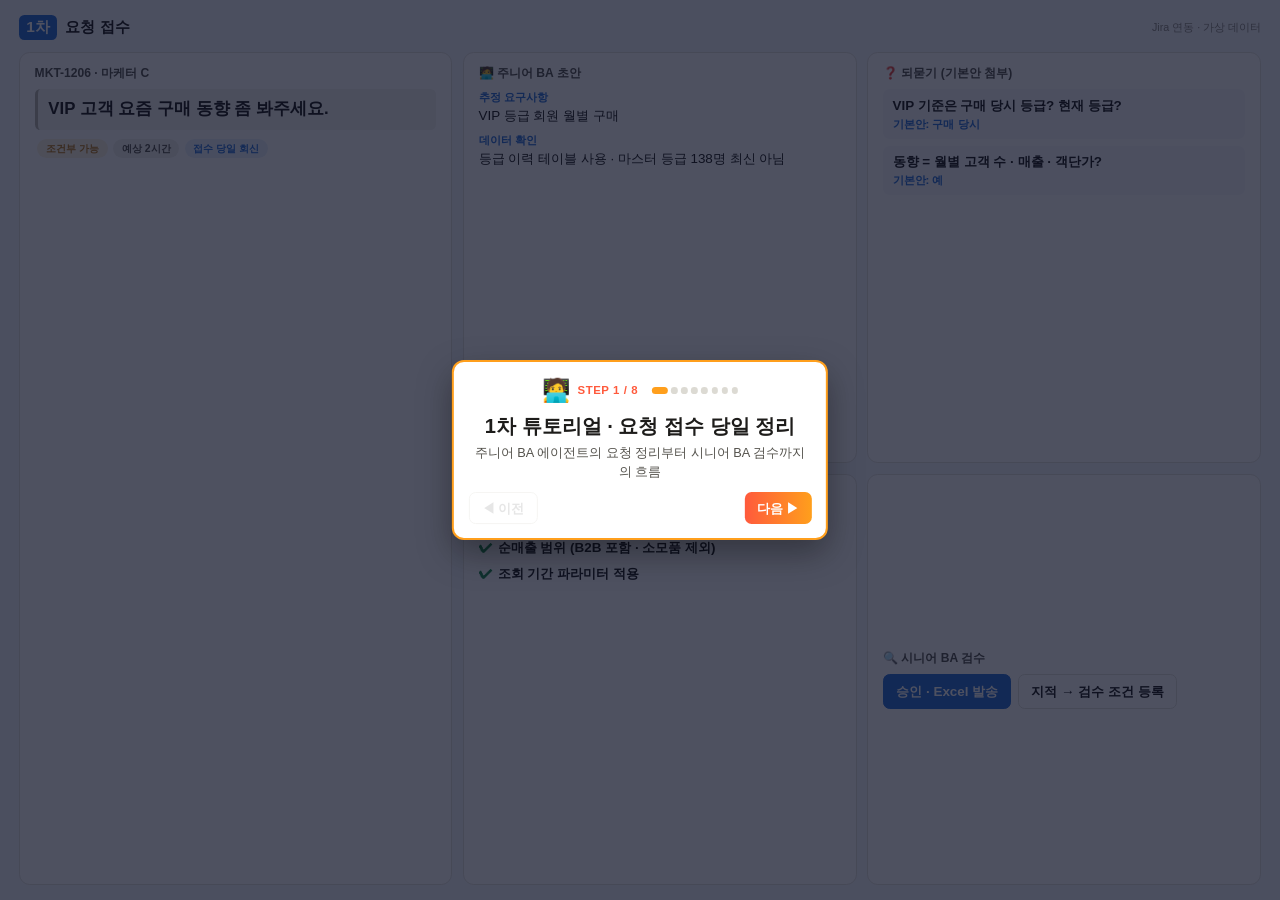
<file: pitch/tutorial/index.html>
<!doctype html>
<html lang="ko">
<head>
<meta charset="utf-8">
<title>단계별 시연 튜토리얼</title>
<link rel="stylesheet" href="tutorial.css">
</head>
<body>
<!-- 1차: 요청 접수 당일 정리 · 되묻기 -->
<main class="stage" data-stage="1">
  <header class="top"><span class="badge s1">1차</span><b>요청 접수</b><span class="sub">Jira 연동 · 가상 데이터</span></header>
  <div class="g1">
    <section class="card" id="t1-ticket">
      <div class="lbl">MKT-1206 · 마케터 C</div>
      <div class="quote">VIP 고객 요즘 구매 동향 좀 봐주세요.</div>
      <div id="t1-verdict" class="verdict"><span class="pill amber">조건부 가능</span><span class="pill gray">예상 2시간</span><span class="pill blue">접수 당일 회신</span></div>
    </section>
    <section class="card" id="t1-draft">
      <div class="lbl">🧑‍💻 주니어 BA 초안</div>
      <div class="row"><b>추정 요구사항</b>VIP 등급 회원 월별 구매</div>
      <div class="row"><b>데이터 확인</b>등급 이력 테이블 사용 · 마스터 등급 138명 최신 아님</div>
    </section>
    <section class="card" id="t1-ask">
      <div class="lbl">❓ 되묻기 (기본안 첨부)</div>
      <div class="q">VIP 기준은 구매 당시 등급? 현재 등급? <em>기본안: 구매 당시</em></div>
      <div class="q">동향 = 월별 고객 수 · 매출 · 객단가? <em>기본안: 예</em></div>
    </section>
    <section class="card" id="t1-check">
      <div class="lbl">🤖 검수 조건 자동 검사</div>
      <div class="ck ok">취소 · 반품 주문 제외</div>
      <div class="ck ok">순매출 범위 (B2B 포함 · 소모품 제외)</div>
      <div class="ck ok">조회 기간 파라미터 적용</div>
    </section>
    <section class="card" id="t1-review">
      <div class="lbl">🔍 시니어 BA 검수</div>
      <div class="btns"><span class="btn pri">승인 · Excel 발송</span><span class="btn">지적 → 검수 조건 등록</span></div>
    </section>
  </div>
</main>

<!-- 2차: 프로모션 효과 판정 -->
<main class="stage" data-stage="2">
  <header class="top"><span class="badge s2">2차</span><b>프로모션 효과 판정</b><span class="sub">대조군 대비 · 가상 데이터</span></header>
  <div class="g2">
    <section class="card" id="t2-list">
      <div class="lbl">캠페인 목록 · 사전 등록 지표</div>
      <div class="cl"><span>김치냉장고 교차 쿠폰</span><span class="m">교차 구매 전환율 28일</span><span class="pill green">효과 확인</span></div>
      <div class="cl" id="t2-bf-row"><span>블프 냉장고 10% 추가 할인</span><span class="m">냉장고 구매 전환율 28일</span><span class="pill red">확대 비권장</span></div>
      <div class="cl"><span>상세페이지 리뷰 영상</span><span class="m">장바구니 담기율</span><span class="pill violet">판단 보류</span></div>
    </section>
    <section class="card" id="t2-chart">
      <div class="lbl">대조군 대비 효과 (95% 신뢰구간)</div>
      <div class="ci"><span>교차 쿠폰</span><div class="ax"><i class="zero"></i><i class="bar g" style="left:34.3%;width:61.4%"></i><i class="pt g" style="left:63%"></i></div><b>+34.1%</b></div>
      <div class="ci"><span>블프 할인</span><div class="ax"><i class="zero"></i><i class="bar r" style="left:1.4%;width:32.9%"></i><i class="pt r" style="left:17.1%"></i></div><b>+2.0%</b></div>
      <div class="ci"><span>리뷰 영상</span><div class="ax"><i class="zero"></i><i class="bar v" style="left:12.9%;width:14.3%"></i><i class="pt v" style="left:20%"></i></div><b>+4.0%</b></div>
      <div class="note">막대가 0 을 걸치면 우연과 구분 불가</div>
    </section>
    <section class="card" id="t2-detail">
      <div class="lbl">판정 상세 · 블프 냉장고 10% 추가 할인</div>
      <div class="kv"><span>사전 기대치</span><b>+5%</b></div>
      <div class="kv"><span>행사 7일</span><b class="up">+40.8%</b></div>
      <div class="kv"><span>28일 누적</span><b>+2.0% · 유의하지 않음</b></div>
      <div class="concl">구매 시점 이동 · 순증 미미 → 확대 비권장</div>
    </section>
    <section class="card" id="t2-next">
      <div class="lbl">💡 BA 선제 제안</div>
      <div class="row"><b>주방가전 구매자 정수기 렌탈</b>대조군 10% 설계 · 주 지표 렌탈 전환율 30일</div>
      <span class="pill blue">12월 집행 예정</span>
    </section>
  </div>
</main>

<!-- 3차: 지표 정의 일원 관리 -->
<main class="stage" data-stage="3">
  <header class="top"><span class="badge s3">3차</span><b>지표 정의 관리</b><span class="sub">BI 도구 흐름 · 10월 순매출 실측</span></header>
  <div class="g3">
    <section class="card" id="t3-def">
      <div class="lbl">📐 순매출 정의 (단일 정의)</div>
      <pre>순매출 = 판매 − 할인 − 반품
  주문일 기준 · 취소 · 반품 차감</pre>
    </section>
    <section class="card" id="t3-opt">
      <div class="lbl">범위 옵션</div>
      <label><input type="checkbox" id="opt-b2b" checked> B2B 모델 포함 <small>282,248,500원</small></label>
      <label><input type="checkbox" id="opt-cnsm"> 소모품 · 홈스타일 포함 <small>242,152,900원</small></label>
    </section>
    <section class="card" id="t3-panels">
      <div class="lbl">이 정의를 쓰는 패널</div>
      <div class="kv"><span>합계 타일</span><b class="tot">2,901,488,100</b></div>
      <div class="kv"><span>카테고리별 막대</span><b class="tot">2,901,488,100</b></div>
      <div class="kv"><span>일별 순매출</span><b class="tot">2,901,488,100</b></div>
      <div class="kv"><span>채널별 매출</span><b class="tot">2,901,488,100</b></div>
    </section>
    <section class="card" id="t3-reg">
      <div class="lbl">🧪 변경 전 회귀 검증</div>
      <div class="big">21 / 21</div><div class="m">정의 질문 통과</div>
    </section>
    <section class="card" id="t3-approve">
      <div class="lbl">✅ 배포</div>
      <div class="btns"><span class="btn pri">BA 리더 승인 · 배포</span></div>
      <div class="m">정의 소유 · 변경 주체: BA</div>
    </section>
  </div>
</main>

<div id="spot" class="spot"></div>
<div id="tip" class="tip">
  <div class="tip-h"><span class="guide">🧑‍💻</span><span id="tip-step" class="step"></span><span id="tip-dots" class="dots"></span></div>
  <div id="tip-title" class="tip-t"></div>
  <div id="tip-body" class="tip-b"></div>
  <div class="tip-f"><button id="prev">◀ 이전</button><button id="next" class="pri">다음 ▶</button></div>
</div>
<script src="tutorial.js"></script>
</body>
</html>
</file>
<file: pitch/pitch.css>
:root {
  --bg: #fbfbf9; --card: #fff; --ink: #1d1c1a; --ink-2: #55534d; --muted: #8b8982; --line: #e3e2dc;
  --blue: #2a6fd6; --blue-soft: #e9f1fc; --blue-mid: #c9dcf6; --red: #c8463b; --red-soft: #fbeceb;
  --green: #1f8a4c; --green-soft: #e7f4ec; --amber: #b7791f; --amber-soft: #fbf3e2; --gray-soft: #f1f0ec;
}
* { box-sizing: border-box; }
html, body { margin: 0; height: 100%; background: #2b2a27; }
body { font: 18px/1.5 -apple-system, "Apple SD Gothic Neo", "Noto Sans KR", sans-serif; color: var(--ink); }
.deck { height: 100%; display: grid; place-items: center; }
.slide {
  display: none; width: min(100vw, calc(100vh * 16 / 9)); aspect-ratio: 16 / 9; background: var(--bg);
  padding: 3.6% 5%; position: relative; overflow: hidden; font-size: clamp(10px, 1.32vw, 21px);
}
.slide.active { display: flex; flex-direction: column; }
.kicker { color: var(--blue); font-weight: 800; font-size: .85em; letter-spacing: .05em; }
.slide h2 { font-size: 1.6em; line-height: 1.35; margin: .25em 0 .9em; letter-spacing: -.01em; }
.page { position: absolute; right: 2.5%; bottom: 2.5%; color: var(--muted); font-size: .72em; }
.notes { display: none; position: absolute; left: 0; right: 0; bottom: 0; background: #1d1c1a; color: #f2f1ec;
         padding: .9em 5%; font-size: .82em; line-height: 1.55; }
body.show-notes .notes { display: block; }
.help { position: fixed; left: 12px; bottom: 10px; color: #a9a79f; font-size: 12px; }
.tag { display: inline-block; font-size: .68em; font-weight: 800; padding: .08em .45em; border-radius: .3em;
       vertical-align: .12em; margin-left: .3em; white-space: nowrap; }
.tag.m { background: var(--green-soft); color: var(--green); }
.tag.p { background: var(--gray-soft); color: var(--ink-2); }
.tag.e { background: var(--amber-soft); color: var(--amber); }
.tag.v { background: var(--red-soft); color: var(--red); }
.flex1 { flex: 1; min-height: 0; }
.bar { margin-top: .9em; padding: .75em 1.1em; border-radius: .5em; background: var(--blue-soft); font-size: 1.1em; }
.bar b { color: var(--blue); margin-right: .6em; }

/* 표지 */
.cover { justify-content: center; }
.cover h1 { font-size: 3.3em; margin: .2em 0 .3em; letter-spacing: -.02em; }
.cover .sub { font-size: 1.35em; color: var(--ink-2); }
.cover .meta { margin-top: 2.2em; color: var(--muted); }
.cover .line { width: 4em; height: .3em; background: var(--blue); border-radius: .2em; margin-bottom: 1em; }

/* 요약: 4단 스토리 */
.story { display: grid; grid-template-columns: repeat(4, 1fr); gap: 0; flex: 1; min-height: 0; }
.story .st { position: relative; padding: 1.1em 1.4em 1.1em 1.6em; background: var(--card); border: 1px solid var(--line);
             display: flex; flex-direction: column; }
.story .st:not(:last-child)::after { content: ""; position: absolute; right: -1.05em; top: 50%; transform: translateY(-50%);
             border: 1em solid transparent; border-left-color: var(--line); z-index: 2; }
.story .st:not(:last-child)::before { content: ""; position: absolute; right: -.98em; top: 50%; transform: translateY(-50%);
             border: .95em solid transparent; border-left-color: var(--card); z-index: 3; }
.story .st:first-child { border-radius: .6em 0 0 .6em; } .story .st:last-child { border-radius: 0 .6em .6em 0; }
.story .st.hl { background: var(--blue-soft); border-color: var(--blue-mid); }
.story .st.hl:not(:last-child)::before { border-left-color: var(--blue-soft); }
.story .step { color: var(--blue); font-weight: 800; font-size: .9em; }
.story .big { font-size: 2.1em; font-weight: 800; letter-spacing: -.02em; margin: .35em 0 .15em; line-height: 1.15; }
.story .what { font-weight: 700; font-size: 1.15em; margin-bottom: .6em; }
.story ul { margin: auto 0 0; padding-left: 1.1em; color: var(--ink-2); } .story li { margin: .3em 0; }

/* 이슈 트리 */
.itree { display: grid; grid-template-columns: 13em 2.2em 1fr; flex: 1; min-height: 0; align-items: stretch; }
.itree .root { align-self: center; background: var(--ink); color: #fff; border-radius: .6em; padding: 1.1em 1.2em;
               font-weight: 700; line-height: 1.45; font-size: 1.05em; position: relative; }
.itree .root small { display: block; color: #bdbab2; font-weight: 400; font-size: .78em; margin-bottom: .3em; }
.itree .conn { position: relative; }
.itree .conn::before { content: ""; position: absolute; left: 0; right: 50%; top: 50%; border-top: 2px solid var(--muted); }
.itree .conn::after { content: ""; position: absolute; left: 50%; top: 16.6%; bottom: 16.6%; border-left: 2px solid var(--muted); }
.itree .rows { display: grid; grid-template-rows: repeat(3, 1fr); gap: .7em; }
.itree .row { display: grid; grid-template-columns: 1.1em 12em 1fr; align-items: center; position: relative; }
.itree .row::before { content: ""; grid-column: 1; border-top: 2px solid var(--muted); margin-left: -1.1em; }
.itree .br { border-radius: .5em; padding: .7em .9em; font-weight: 800; font-size: 1.1em; background: var(--gray-soft); height: 100%;
             display: flex; flex-direction: column; justify-content: center; }
.itree .br small { font-weight: 600; font-size: .7em; margin-top: .3em; }
.itree .br.a small { color: var(--amber); } .itree .br.b small { color: var(--green); } .itree .br.c small { color: var(--ink-2); }
.itree .leaves { display: grid; grid-template-columns: 1fr 1fr; gap: .45em; padding-left: .9em; border-left: 2px solid var(--line);
                 margin-left: .9em; }
.chip { border: 1px solid var(--line); background: var(--card); border-radius: .45em; padding: .45em .7em; font-size: .98em;
        display: flex; justify-content: space-between; align-items: center; gap: .5em; }
.chip b { color: var(--muted); margin-right: .35em; }
.chip .ph { font-size: .72em; font-weight: 800; border-radius: .3em; padding: .05em .4em; white-space: nowrap; }
.chip.p1 { background: var(--blue-soft); border-color: var(--blue-mid); }
.chip.p1 b { color: var(--blue); }
.chip.p1 .ph { background: var(--blue); color: #fff; }
.chip .ph.p2 { background: var(--gray-soft); color: var(--ink-2); }
.chip .ph.p3 { background: var(--gray-soft); color: var(--ink-2); }
.chip .ph.ext { background: var(--amber-soft); color: var(--amber); }
.chip .fact { display: block; font-size: .8em; color: var(--green); font-weight: 700; }
.legend { display: flex; gap: 1.4em; color: var(--ink-2); font-size: .85em; margin-top: .7em; }
.legend span::before { content: ""; display: inline-block; width: .8em; height: .8em; border-radius: .2em; margin-right: .4em;
                       vertical-align: -.05em; background: var(--blue); }
.legend span.o::before { background: var(--card); border: 1px solid var(--muted); }

/* 업무 흐름 스윔레인 */
.lane { display: grid; grid-template-columns: 7em repeat(5, 1fr); gap: .45em; flex: 1; min-height: 0; align-content: stretch;
        grid-template-rows: auto 1fr 1fr auto; }
.lane .hd { background: var(--ink); color: #fff; font-weight: 700; text-align: center; padding: .5em .3em; position: relative;
            clip-path: polygon(0 0, calc(100% - .8em) 0, 100% 50%, calc(100% - .8em) 100%, 0 100%, .8em 50%); }
.lane .hd:nth-child(2) { clip-path: polygon(0 0, calc(100% - .8em) 0, 100% 50%, calc(100% - .8em) 100%, 0 100%); }
.lane .lb { display: flex; align-items: center; font-weight: 800; font-size: 1.05em; }
.lane .cell { border-radius: .45em; padding: .65em .75em; font-size: 1.02em; line-height: 1.45; display: flex; flex-direction: column; gap: .25em; }
.lane .now { background: var(--card); border: 1px solid var(--line); border-left: .3em solid var(--red); }
.lane .tobe { background: var(--blue-soft); border: 1px solid var(--blue-mid); border-left: .3em solid var(--blue); font-weight: 600; }
.lane .ba { background: var(--gray-soft); font-size: .95em; color: var(--ink-2); }
.lane .code { font-size: .72em; font-weight: 800; color: var(--muted); }
.lane .tobe .code { color: var(--blue); }

/* 이번엔 다른 이유 */
.diff { display: grid; grid-template-columns: 1.55fr 1fr; gap: 1.4em; flex: 1; min-height: 0; }
.pairs { display: grid; grid-template-rows: auto repeat(5, 1fr); gap: .45em; }
.pairs .ph { display: grid; grid-template-columns: 1fr 2em 1.15fr; color: var(--muted); font-weight: 800; font-size: .85em; }
.pair { display: grid; grid-template-columns: 1fr 2em 1.15fr; align-items: stretch; }
.pair .was, .pair .now { border-radius: .45em; padding: .55em .8em; display: flex; align-items: center; font-size: 1.02em; }
.pair .was { background: var(--red-soft); color: #7d2a23; }
.pair .was.known { border: 2px solid var(--red); }
.pair .now { background: var(--blue-soft); font-weight: 700; }
.pair .arr { display: grid; place-items: center; color: var(--blue); font-weight: 800; }
.proof { background: var(--ink); color: #fff; border-radius: .7em; padding: 1.3em 1.5em; display: flex; flex-direction: column; gap: .9em; }
.proof .t { color: #bdbab2; font-weight: 700; font-size: .9em; }
.proof .n { font-size: 2.6em; font-weight: 800; letter-spacing: -.02em; line-height: 1.1; }
.proof .n small { font-size: .42em; font-weight: 600; color: #bdbab2; margin-left: .3em; }
.proof .d { color: #dedbd3; font-size: .95em; }
.proof hr { border: 0; border-top: 1px solid #45433e; width: 100%; margin: .2em 0; }

/* 로드맵 스테이지 게이트 */
.gates { display: grid; grid-template-columns: 1fr 3.2em 1fr 3.2em 1fr 3.2em 7em; align-items: stretch; flex: 1; min-height: 0;
         grid-template-rows: auto 1fr auto; row-gap: .6em; }
.gates .scope { grid-column: 1 / 2; grid-row: 1; border: 2px dashed var(--blue); color: var(--blue); border-radius: .5em;
                text-align: center; font-weight: 800; padding: .3em; }
.gates .ph { grid-row: 2; background: var(--card); border: 1px solid var(--line); border-top: .35em solid var(--blue); border-radius: .5em;
             padding: .9em 1.1em; display: flex; flex-direction: column; gap: .35em; }
.gates .ph.first { background: var(--blue-soft); border-color: var(--blue-mid); border-top-color: var(--blue); }
.gates .ph .n { color: var(--blue); font-weight: 800; }
.gates .ph h3 { margin: 0; font-size: 1.35em; }
.gates .ph .who { color: var(--muted); font-size: .9em; }
.gates .ph ul { margin: .3em 0 0; padding-left: 1.1em; } .gates .ph li { margin: .25em 0; font-size: 1.05em; }
.gates .ph .kpi { margin-top: auto; padding-top: .6em; border-top: 1px solid var(--line); font-size: .9em; color: var(--ink-2); }
.gates .ph .kpi b { color: var(--ink); }
.gates .gt { grid-row: 2; display: grid; place-items: center; }
.gates .gt div { width: 1.9em; height: 1.9em; background: var(--amber); transform: rotate(45deg); border-radius: .2em; }
.gates .end { grid-row: 2; background: var(--ink); color: #fff; border-radius: .5em; display: grid; place-items: center; text-align: center;
              font-weight: 800; padding: .6em; line-height: 1.4; }
.gates .rule { grid-column: 1 / -1; grid-row: 3; display: flex; align-items: center; gap: .7em; background: var(--amber-soft);
               border-radius: .5em; padding: .7em 1.1em; font-size: 1.08em; }
.gates .rule i { display: inline-block; width: 1em; height: 1em; background: var(--amber); transform: rotate(45deg); border-radius: .15em; }

/* 데모 3장 */
.demos { display: grid; grid-template-columns: repeat(3, 1fr); gap: 1.1em; flex: 1; min-height: 0; }
.demo { display: flex; flex-direction: column; gap: .5em; min-height: 0; }
.demo .n { color: var(--blue); font-weight: 800; }
.demo h3 { margin: 0; font-size: 1.12em; line-height: 1.4; min-height: 2.8em; }
.demo .shot { flex: 1; min-height: 0; border: 1px solid var(--line); border-radius: .5em; overflow: hidden; background: #fff;
              box-shadow: 0 .3em 1em rgba(0,0,0,.07); }
.demo .shot img { width: 100%; height: 100%; object-fit: cover; object-position: top left; display: block; }
.demo .cap { font-size: .92em; color: var(--ink-2); }

/* KPI 트리 */
.ktree { display: grid; grid-template-columns: repeat(3, 1fr); grid-template-rows: auto 1.6em 1fr auto; column-gap: 1em; flex: 1; min-height: 0; }
.ktree .top { grid-column: 1 / -1; justify-self: center; width: 62%; background: var(--ink); color: #fff; border-radius: .6em;
              padding: .8em 1.2em; text-align: center; }
.ktree .top .l { color: #bdbab2; font-size: .82em; font-weight: 700; }
.ktree .top .v { font-size: 1.45em; font-weight: 800; margin: .15em 0; }
.ktree .top .g { font-size: .92em; color: #dedbd3; }
.ktree .wire { grid-column: 1 / -1; position: relative; }
.ktree .wire::before { content: ""; position: absolute; left: 16.6%; right: 16.6%; bottom: 0; border-top: 2px solid var(--muted); }
.ktree .wire::after { content: ""; position: absolute; left: 50%; top: 0; bottom: 0; border-left: 2px solid var(--muted); }
.ktree .lead { background: var(--card); border: 1px solid var(--line); border-radius: .5em; padding: .8em 1em; position: relative;
               display: flex; flex-direction: column; gap: .4em; }
.ktree .lead::before { content: ""; position: absolute; left: 50%; top: -.75em; height: .75em; border-left: 2px solid var(--muted); }
.ktree .lead .h { font-weight: 800; color: var(--blue); }
.ktree .lead .k { display: flex; justify-content: space-between; gap: .6em; font-size: 1em; border-bottom: 1px dashed var(--line); padding-bottom: .3em; }
.ktree .lead .k:last-child { border-bottom: 0; }
.ktree .lead .k span:last-child { color: var(--ink-2); white-space: nowrap; font-size: .92em; }
.ktree .guard { grid-column: 1 / -1; margin-top: .8em; background: var(--red-soft); border: 1px solid #f0c9c5; border-radius: .5em;
                padding: .65em 1.1em; display: flex; gap: 1.5em; align-items: center; font-size: 1.02em; }
.ktree .guard b { color: var(--red); }
.agree { display: grid; grid-template-columns: repeat(4, 1fr); margin-top: .8em; }
.agree div { padding: .5em .9em; background: var(--blue-soft); font-size: .95em; position: relative; border-right: 2px solid var(--bg); }
.agree div b { display: block; color: var(--blue); font-size: .9em; }
.agree div:first-child { border-radius: .45em 0 0 .45em; } .agree div:last-child { border-radius: 0 .45em .45em 0; border-right: 0; }

/* 요청 */
.asks { display: grid; grid-template-columns: repeat(4, 1fr); gap: .9em; min-height: 16em; }
.ask { background: var(--card); border: 1px solid var(--line); border-radius: .6em; padding: 1em 1.1em; display: flex; flex-direction: column; }
.ask.main { background: var(--blue-soft); border-color: var(--blue-mid); }
.ask .who { font-weight: 800; color: var(--blue); font-size: 1.15em; margin-bottom: .5em; }
.ask ul { margin: 0; padding-left: 1.1em; } .ask li { margin: .4em 0; font-size: 1.2em; }
.nots { display: flex; gap: .7em; margin-top: .9em; align-items: center; }
.nots .l { font-weight: 800; color: var(--ink-2); margin-right: .3em; }
.nots span.x { background: var(--gray-soft); border-radius: 2em; padding: .35em .9em; color: var(--ink-2);
               text-decoration-color: var(--muted); }

/* 부록 */
.divider { justify-content: center; }
.divider h1 { font-size: 2.6em; margin: 0; }
.stats { display: grid; grid-template-columns: repeat(3, 1fr); grid-template-rows: 1fr 1fr; gap: .9em; flex: 1; }
.stat { background: var(--card); border: 1px solid var(--line); border-radius: .6em; padding: 1em 1.2em; display: flex; flex-direction: column; justify-content: center; }
.stat .num { font-size: 2.2em; font-weight: 800; color: var(--blue); letter-spacing: -.02em; }
.stat .what { font-weight: 700; font-size: 1.15em; } .stat .why { color: var(--ink-2); }
table.t { width: 100%; border-collapse: collapse; font-size: 1.05em; }
table.t th { text-align: left; color: var(--muted); font-size: .8em; padding: .4em .6em; border-bottom: 2px solid var(--line); }
table.t td { padding: .45em .6em; border-bottom: 1px solid var(--line); vertical-align: top; }
table.t td:first-child { font-weight: 700; white-space: nowrap; }
.steps4 { display: grid; grid-template-columns: repeat(4, 1fr); gap: .8em; flex: 1; }
.steps4 .s { background: var(--card); border: 1px solid var(--line); border-radius: .55em; padding: 1em; display: flex; flex-direction: column; gap: .4em; }
.steps4 .s h3 { margin: 0; font-size: 1.25em; }
.steps4 .k { color: var(--muted); font-size: .8em; font-weight: 800; } .steps4 .v { font-size: 1.12em; }

@media print {
  html, body { background: #fff; height: auto; }
  .deck { display: block; }
  .slide { display: flex !important; flex-direction: column; width: 100%; page-break-after: always; font-size: 13px; }
  .help, .notes { display: none !important; }
}

/* BA 역할 재정의 */
.role { display: grid; grid-template-columns: 9em 1fr 2.4em 1.2fr; gap: .45em .6em; align-items: stretch; }
.role .rh { font-weight: 800; padding: .55em .9em; border-radius: .45em; font-size: 1.1em; }
.role .rh.was { background: var(--gray-soft); color: var(--ink-2); }
.role .rh.to { background: var(--blue); color: #fff; }
.role .rk { font-weight: 800; color: var(--ink-2); display: flex; align-items: center; }
.role .rw { background: var(--card); border: 1px solid var(--line); border-radius: .45em; padding: .6em .9em; color: var(--ink-2); font-size: 1.08em; }
.role .ra { display: flex; align-items: center; justify-content: center; color: var(--blue); font-weight: 800; font-size: 1.3em; }
.role .rt { background: var(--blue-soft); border: 1px solid var(--blue-mid); border-radius: .45em; padding: .6em .9em; font-weight: 700; font-size: 1.08em; }
.ladder { display: grid; grid-template-columns: repeat(3, 1fr); gap: .5em; margin-top: 1.1em; }
.ladder .lg { display: grid; grid-template-columns: auto 1fr; gap: .2em .6em; align-items: baseline; padding: .7em 1em; border-top: .3em solid var(--blue); background: var(--card); border-radius: 0 0 .45em .45em; }
.ladder .lg:nth-child(1) { border-top-color: var(--blue-mid); } .ladder .lg:nth-child(3) { background: var(--blue-soft); }
.ladder b { color: var(--blue); white-space: nowrap; } .ladder .lt { font-weight: 800; font-size: 1.15em; white-space: nowrap; } .ladder .ld { grid-column: 1 / -1; color: var(--ink-2); font-size: .95em; }
.gates .ph .brole { font-size: .9em; font-weight: 800; color: var(--blue); background: var(--blue-soft); border-radius: .3em; padding: .15em .5em; align-self: flex-start; }

/* 기술 비교: 두 흐름 */
.cmp { display: grid; grid-template-columns: 1fr 1fr; gap: 2.4em; flex: 1; min-height: 0; }
.flow { display: flex; flex-direction: column; gap: .5em; }
.flow .fh { font-weight: 800; font-size: 1.15em; padding-bottom: .3em; border-bottom: 2px solid var(--line); margin-bottom: .2em; }
.flow.old .fh { color: var(--red); border-color: #f0c9c5; } .flow.new .fh { color: var(--blue); border-color: var(--blue-mid); }
.flow .fs { border-radius: .45em; padding: .55em .9em; font-size: 1.08em; position: relative; }
.flow .fs + .fs::before { content: "↓"; position: absolute; left: 50%; top: -1.05em; color: var(--muted); font-size: .85em; }
.flow.old .fs { background: var(--card); border: 1px solid var(--line); color: var(--ink-2); }
.flow.old .fs.bad { background: var(--red-soft); border-color: #f0c9c5; color: var(--red); font-weight: 700; }
.flow.new .fs { background: var(--blue-soft); border: 1px solid var(--blue-mid); }
.flow.new .fs.key { background: var(--blue); color: #fff; font-weight: 700; border-color: var(--blue); }
.flow .fs small { color: inherit; opacity: .75; margin-left: .4em; font-size: .82em; }
.proofs { display: grid; grid-template-columns: repeat(3, 1fr); gap: .8em; margin-top: 1em; }
.proofs div { background: var(--ink); color: #fff; border-radius: .5em; padding: .6em 1em; }
.proofs b { display: block; font-size: 1.45em; letter-spacing: -.01em; }
.proofs span { color: #cfccc4; font-size: .88em; }

/* 일정 간트 */
.gantt { position: relative; flex: 1; min-height: 0; display: flex; flex-direction: column; }
.gantt .axis { display: grid; margin-left: 9em; border-bottom: 1px solid var(--line); color: var(--muted); font-size: .85em; font-weight: 700; }
.gantt .axis span { padding: .2em 0 .3em .4em; border-left: 1px solid var(--line); }
.gantt .rowsg { position: relative; flex: 1; display: flex; flex-direction: column; justify-content: space-around; }
.gantt .gr { display: grid; grid-template-columns: 9em 1fr; align-items: center; }
.gantt .gl { font-weight: 800; } .gantt .gl small { display: block; color: var(--muted); font-weight: 600; font-size: .78em; }
.gantt .track { position: relative; height: 3em; }
.gantt .barx { position: absolute; top: 0; bottom: 0; border-radius: .45em; background: var(--blue-mid); color: var(--ink); font-weight: 800;
               display: flex; align-items: center; padding: 0 .8em; white-space: nowrap; font-size: 1.05em; }
.gantt .barx.p1 { background: var(--blue); color: #fff; }
.gantt .barx.after { background: var(--gray-soft); color: var(--ink-2); }
.gantt .barx small { font-weight: 600; margin-left: .6em; opacity: .85; font-size: .82em; }
.gantt .gate { position: absolute; top: 50%; width: 1em; height: 1em; background: var(--amber); transform: translate(-50%, -50%) rotate(45deg); }
.gantt .band { position: absolute; top: 0; bottom: 0; background: repeating-linear-gradient(45deg, #fbf3e2, #fbf3e2 6px, #f5e6c4 6px, #f5e6c4 12px);
               opacity: .8; }
.gantt .band span { position: absolute; top: -1.6em; left: 50%; transform: translateX(-50%); color: var(--amber); font-weight: 800; font-size: .8em; white-space: nowrap; }
.gantt .scope { position: absolute; top: -.4em; bottom: -.4em; border: 2px dashed var(--blue); border-radius: .5em; }
.gantt .scope span { position: absolute; bottom: -1.5em; left: 0; color: var(--blue); font-weight: 800; font-size: .8em; white-space: nowrap; }
.gantt .bgl { position: absolute; inset: 0 0 0 9em; pointer-events: none; }

/* 끝그림 데모 */
.final { display: grid; grid-template-columns: 1.9fr 1fr; gap: 1.4em; flex: 1; min-height: 0; }
.final .shot { border: 1px solid var(--line); border-radius: .6em; overflow: hidden; background: #fff; min-height: 0; box-shadow: 0 .3em 1.2em rgba(0,0,0,.08); }
.final .shot img { width: 100%; height: 100%; object-fit: cover; object-position: top left; display: block; }
.final .calls { display: flex; flex-direction: column; gap: .7em; justify-content: center; }
.final .call { display: grid; grid-template-columns: 1.8em 1fr; gap: .6em; align-items: start; }
.final .call i { font-style: normal; width: 1.6em; height: 1.6em; border-radius: 50%; background: var(--blue); color: #fff; font-weight: 800;
                 display: grid; place-items: center; font-size: .95em; }
.final .call b { display: block; font-size: 1.12em; } .final .call span { color: var(--ink-2); font-size: .95em; }

/* 품질 기준 3단 */
.qual { display: grid; grid-template-columns: 1fr 2.2em 1.2fr 2.2em 1.25fr; align-items: stretch; flex: 1; min-height: 0; }
.qual .qc { border-radius: .6em; padding: 1em 1.2em; display: flex; flex-direction: column; gap: .55em; }
.qual .qc h3 { margin: 0 0 .2em; font-size: 1.15em; }
.qual .qa { display: grid; place-items: center; color: var(--muted); font-weight: 800; font-size: 1.4em; }
.qual .q1 { background: var(--gray-soft); color: var(--ink-2); }
.qual .q2 { background: var(--card); border: 1px solid var(--line); }
.qual .q3 { background: var(--blue-soft); border: 1px solid var(--blue-mid); }
.qual .it { font-size: 1.05em; } .qual .it b { display: block; }
.qual .kv { display: flex; justify-content: space-between; gap: .6em; font-size: 1.05em; border-bottom: 1px dashed var(--blue-mid); padding-bottom: .35em; }
.qual .kv span:last-child { font-weight: 800; color: var(--blue); white-space: nowrap; }

/* 클로징 */
.close { display: grid; grid-template-columns: 1fr 1.5fr; gap: 1.4em; flex: 1; min-height: 0; }
.close .end { background: var(--ink); color: #fff; border-radius: .7em; padding: 1.3em 1.5em; display: flex; flex-direction: column; gap: .7em; }
.close .end .t { color: #bdbab2; font-weight: 700; font-size: .9em; }
.close .end div:not(.t) { font-size: 1.2em; font-weight: 700; padding-left: .9em; border-left: .25em solid var(--blue); }
.close .asks2 { display: grid; grid-template-columns: 1fr 1fr; gap: .7em; }
.close .ask { padding: .8em 1em; } .close .ask li { font-size: 1.05em; margin: .25em 0; }
.next3 { display: grid; grid-template-columns: repeat(3, 1fr); margin-top: .9em; }
.next3 div { padding: .5em .9em; background: var(--blue-soft); border-right: 2px solid var(--bg); font-size: 1.02em; }
.next3 div b { color: var(--blue); margin-right: .5em; }
.next3 div:first-child { border-radius: .45em 0 0 .45em; } .next3 div:last-child { border-radius: 0 .45em .45em 0; border-right: 0; }

/* 3차 재설계 보정 */
.slide .role { flex: 1; grid-auto-rows: 1fr; font-size: 1.25em; min-height: 0; }
.slide .role .rw, .slide .role .rt { display: flex; align-items: center; }
.gantt .band span { top: auto; bottom: -1.5em; }
.qual { font-size: 1.15em; } .qual .qc { gap: 1em; padding: 1.3em 1.4em; }
.ktree { flex: none; grid-template-rows: auto 1.6em auto auto; font-size: 1.12em; }
.ktree .lead { padding: 1em 1.2em; }
.close .ask li { font-size: 1.25em; } .close .end div:not(.t) { font-size: 1.6em; } .close .end { justify-content: center; }
.story .big { font-size: 2.4em; } .story .what { font-size: 1.3em; } .story li { font-size: 1.15em; }

/* 우선순위 */
.chip .sc, .prio .sc { font-size: .72em; font-weight: 800; color: var(--ink-2); background: var(--gray-soft); border-radius: .3em; padding: .05em .4em; }
.chip { gap: .4em; } .chip > div { flex: 1; }
.legend em { font-style: normal; margin-left: auto; color: var(--muted); }
.prio { display: grid; grid-template-columns: 1fr 1.15fr; gap: 2em; flex: 1; min-height: 0; }
.mx { position: relative; display: grid; grid-template-columns: 1.6em 1fr; grid-template-rows: 1fr auto; padding-bottom: .3em; }
.mx .yt { writing-mode: vertical-lr; text-orientation: upright; letter-spacing: .1em; color: var(--muted); font-weight: 800; font-size: .85em; align-self: center; justify-self: center; }
.mx .xt { grid-column: 2; text-align: center; color: var(--muted); font-weight: 800; font-size: .85em; margin-top: .3em; }
.grid5 { display: grid; grid-template-columns: 1.4em repeat(5, 1fr); grid-template-rows: repeat(5, 1fr) auto; gap: 3px; }
.grid5 .mc { background: var(--card); border: 1px solid var(--line); border-radius: .3em; display: flex; flex-wrap: wrap; align-items: center; justify-content: center; gap: .3em; }
.grid5 .mc.z { background: var(--blue-soft); border-color: var(--blue-mid); }
.grid5 .yl, .grid5 .xl { color: var(--muted); font-size: .8em; display: grid; place-items: center; }
.dot { background: var(--ink-2); color: #fff; border-radius: 1em; padding: .15em .55em; font-weight: 800; font-size: .95em; }
.dot.p1 { background: var(--blue); }
.mx .zl { position: absolute; right: .3em; top: -1.4em; color: var(--blue); font-weight: 800; font-size: .85em; }
.rk { display: flex; flex-direction: column; gap: .35em; }
.rk .rh { font-weight: 800; color: var(--blue); font-size: .9em; } .rk .rh.o { color: var(--muted); margin-top: .5em; }
.rk1 { display: grid; grid-template-columns: 2em 2.4em 1fr; align-items: center; background: var(--blue-soft); border: 1px solid var(--blue-mid); border-radius: .4em; padding: .35em .7em; }
.rk1 b, .rk2 b { color: var(--blue); } .rk1 strong { display: block; font-size: 1.02em; } .rk1 small { color: var(--ink-2); font-size: .85em; }
.rk2 { display: grid; grid-template-columns: 2em 2.4em 1fr auto; align-items: center; gap: .2em; padding: .25em .7em; border-bottom: 1px dashed var(--line); }
.rk2 b { color: var(--ink-2); } .rk2 small { color: var(--ink-2); font-size: .9em; }
.rk2 .ph { font-size: .72em; font-weight: 800; background: var(--gray-soft); color: var(--ink-2); border-radius: .3em; padding: .05em .4em; }

/* ===== 화려한 테마 ===== */
:root { --g1: #ff5a3c; --g2: #ff9f1c; --g3: #6c5ce7; --navy: #0f1b3d; }
.slide { background: radial-gradient(120% 80% at 100% 0%, #eef3ff 0%, var(--bg) 45%); }
.slide::before { content: ""; position: absolute; left: 0; right: 0; top: 0; height: .45em; background: linear-gradient(90deg, var(--g1), var(--g2), var(--g3), var(--blue)); }
.kicker { display: inline-flex; align-self: flex-start; align-items: center; gap: .4em; padding: .25em .8em; border-radius: 2em;
          background: linear-gradient(90deg, var(--blue), var(--g3)); color: #fff; letter-spacing: .02em; box-shadow: 0 .2em .6em rgba(42,111,214,.25); }
.kicker .ke { font-size: 1.15em; }
.slide h2 { background: linear-gradient(90deg, var(--ink) 60%, var(--blue)); -webkit-background-clip: text; background-clip: text; color: transparent; }
.bar { background: linear-gradient(90deg, #e9f1fc, #f1ecff); border-left: .35em solid var(--blue); }
.story .st, .ask, .ktree .lead, .rk1, .qual .qc, .demo .shot, .flow .fs, .chip, .role .rw, .role .rt, .stat, .lane .cell { box-shadow: 0 .15em .6em rgba(15,27,61,.06); }
.story .st.hl { background: linear-gradient(160deg, #e9f1fc, #efe9ff); }
.story .big { background: linear-gradient(90deg, var(--blue), var(--g3)); -webkit-background-clip: text; background-clip: text; color: transparent; }
.role .rh.to, .flow.new .fs.key, .gantt .barx.p1, .dot.p1 { background: linear-gradient(90deg, var(--blue), var(--g3)); }
.proofs div, .close .end, .itree .root, .ktree .top { background: linear-gradient(135deg, var(--navy), #24356e); }
.proofs b { color: #ffd166; }
.gantt .gate { background: linear-gradient(135deg, var(--g1), var(--g2)); }
.ktree .guard { background: linear-gradient(90deg, #fdecea, #fff4e5); }
.stat .num { background: linear-gradient(90deg, var(--g1), var(--g2)); -webkit-background-clip: text; background-clip: text; color: transparent; }
.close .end div:not(.t) { border-left-color: var(--g2); }
.next3 div { background: linear-gradient(90deg, #e9f1fc, #f1ecff); }

/* 표지 */
.slide.cover { background: radial-gradient(90% 120% at 85% 20%, #3b2a8a 0%, #16224f 45%, #0a1230 100%); color: #fff; }
.slide.cover::before { height: .6em; }
.cover .kicker { background: rgba(255,255,255,.12); box-shadow: none; }
.cover h1 { font-size: 4.4em; color: #fff; position: relative; z-index: 2; }
.cover .grad { background: linear-gradient(90deg, var(--g1), var(--g2), #ffd166); -webkit-background-clip: text; background-clip: text; color: transparent; }
.cover .sub { color: #d7dcf5; position: relative; z-index: 2; }
.cover .meta { color: #9aa3c7; }
.cover .chips { display: flex; flex-wrap: wrap; gap: .6em; margin-top: 1.4em; position: relative; z-index: 2; }
.cover .chips span { background: rgba(255,255,255,.1); border: 1px solid rgba(255,255,255,.22); padding: .4em 1em; border-radius: 2em; font-weight: 700; font-size: 1.05em; }
.cover .rocket { position: absolute; right: 9%; top: 18%; font-size: 9em; transform: rotate(0deg); filter: drop-shadow(0 0 .25em rgba(255,159,28,.6)); animation: fly 3s ease-in-out infinite; }
@keyframes fly { 0%,100% { transform: translate(0,0); } 50% { transform: translate(.15em,-.15em); } }
.streaks { position: absolute; inset: 0; pointer-events: none; }
.streaks i { position: absolute; height: .25em; border-radius: 1em; background: linear-gradient(90deg, transparent, rgba(255,159,28,.8)); transform: rotate(-38deg); transform-origin: right center; }
.streaks i:nth-child(1) { width: 18em; right: 20%; top: 44%; }
.streaks i:nth-child(2) { width: 12em; right: 24%; top: 50%; opacity: .7; }
.streaks i:nth-child(3) { width: 22em; right: 17%; top: 52%; opacity: .5; background: linear-gradient(90deg, transparent, rgba(108,92,231,.9)); }
.streaks i:nth-child(4) { width: 9em; right: 27%; top: 58%; opacity: .6; }
.streaks i:nth-child(5) { width: 15em; right: 22%; top: 62%; opacity: .35; background: linear-gradient(90deg, transparent, rgba(255,90,60,.9)); }
.slide.divider { background: linear-gradient(135deg, #16224f, #3b2a8a); color: #fff; }
.slide.divider .kicker { background: rgba(255,255,255,.14); box-shadow: none; }
.slide.divider .sub { color: #d7dcf5 !important; }
@media print { .cover .rocket { animation: none; } }

/* 업계 흐름 · 3단 대응 */
.trend { display: flex; flex-wrap: wrap; align-items: center; gap: .45em; margin: -.3em 0 .8em; }
.trend span { background: #fff; border: 1px solid var(--line); border-radius: 2em; padding: .2em .8em; font-weight: 700; font-size: .9em; }
.trend .l { background: var(--navy); color: #fff; border: 0; }
.trend .m { background: linear-gradient(90deg, #fff4e5, #fdecea); border-color: #f5d0a9; color: #9a4b12; }
.tri { display: grid; grid-template-columns: 1.25fr 1.6em 1fr 1.6em 1.1fr; gap: .35em .2em; flex: 1; min-height: 0; align-content: space-between; }
.tri .th { font-weight: 800; font-size: 1em; padding-bottom: .3em; border-bottom: 2px solid var(--line); }
.tri .f, .tri .t, .tri .o { border-radius: .45em; padding: .45em .8em; display: flex; align-items: center; gap: .6em; font-size: 1em; box-shadow: 0 .15em .6em rgba(15,27,61,.06); }
.tri .f { background: var(--red-soft); border: 1px solid #f0c9c5; }
.tri .f b { display: block; color: var(--red); } .tri .f small { color: var(--ink-2); font-size: .85em; }
.tri .f .em { font-size: 1.4em; }
.tri .t { background: #fff; border: 1px solid var(--line); color: var(--ink-2); }
.tri .o { background: linear-gradient(90deg, #e9f1fc, #f1ecff); border: 1px solid var(--blue-mid); font-weight: 700; }
.tri .ar { display: grid; place-items: center; color: var(--muted); font-weight: 800; }
.tri { font-size: .9em; align-content: start; }
.tri .f, .tri .t, .tri .o { padding: .3em .8em; }
.tri + .proofs { margin-top: .6em; } .tri + .proofs div { padding: .4em 1em; display: flex; align-items: baseline; gap: .6em; flex-wrap: wrap; }
.tri + .proofs b { font-size: 1.2em; display: inline; } .tri + .proofs span { font-size: .8em; }
.trend { margin-bottom: .5em; font-size: .92em; }
.tri + .proofs div { display: block; padding: .5em 1em; } .tri + .proofs b { display: block; font-size: 1.3em; } .tri + .proofs span { font-size: .85em; }
.tri .o { flex-wrap: wrap; gap: .35em .7em; font-weight: 600; }
.act { display: inline-flex; align-items: center; gap: .35em; white-space: nowrap; }
.act i { font-style: normal; font-size: .75em; font-weight: 800; color: #fff; border-radius: .3em; padding: .1em .45em; }
.act i.fde { background: var(--navy); } .act i.llm { background: var(--g3); } .act i.sys { background: #5b6b8c; }
.act i.ba { background: var(--blue); } .act i.bal { background: var(--g1); }

/* 주니어 BA 채용 */
.hire { display: grid; grid-template-columns: 1fr 2.6fr; gap: 1.2em; flex: 1; min-height: 0; }
.jd { background: linear-gradient(160deg, var(--navy), #24356e); color: #fff; border-radius: .8em; padding: 1.1em 1.3em; display: flex; flex-direction: column; gap: .7em; }
.jd .jt { font-size: 1.3em; font-weight: 800; } .jd .jt small { font-size: .6em; background: var(--g2); color: var(--navy); border-radius: .3em; padding: .1em .45em; margin-left: .3em; vertical-align: .2em; }
.jd .jr { font-size: .9em; line-height: 1.4; } .jd .jr b { display: block; color: #ffd27a; font-size: .85em; }
.lp { display: flex; flex-direction: column; gap: .8em; min-height: 0; }
.loop { display: flex; align-items: stretch; gap: .3em; }
.loop .ls { flex: 1; background: var(--card); border: 1px solid var(--line); border-radius: .7em; padding: .8em .9em; box-shadow: 0 .2em .6em rgba(15,27,61,.06); }
.loop .ls .e { font-size: 1.6em; } .loop .ls .h { font-weight: 800; margin: .2em 0; } .loop .ls .d { font-size: .82em; color: var(--ink-2); }
.loop .la { align-self: center; color: var(--g3); font-weight: 800; }
.back { text-align: center; font-weight: 700; color: var(--g3); background: #f1eefe; border-radius: .5em; padding: .35em; font-size: .9em; }
.stages { display: grid; grid-template-columns: repeat(3, 1fr); gap: .5em; }
.stages .sg { border-radius: .6em; padding: .7em .9em; color: #fff; }
.stages .sg .h { font-weight: 800; } .stages .sg .d { font-size: .82em; opacity: .95; }
.stages .s1 { background: #8b8fa3; } .stages .s2 { background: var(--blue); } .stages .s3 { background: var(--green); }
.stages .sg .tag { background: rgba(255,255,255,.25); color: #fff; }
.seed { margin-top: .9em; display: flex; flex-wrap: wrap; align-items: center; gap: .4em .5em; font-size: .88em; }
.seed b { margin-right: .4em; } .seed span:not(.tag) { background: var(--red-soft); color: var(--red); border-radius: 1em; padding: .2em .75em; font-weight: 600; }

/* 타사 사례 */
.cases { display: grid; grid-template-columns: repeat(4, 1fr); gap: .9em; flex: 1; min-height: 0; }
.cs { background: var(--card); border: 1px solid var(--line); border-top: .35em solid var(--g3); border-radius: .7em; padding: 1em 1.1em; display: flex; flex-direction: column; gap: .5em; box-shadow: 0 .2em .6em rgba(15,27,61,.06); }
.cs:nth-child(2) { border-top-color: var(--g1); } .cs:nth-child(3) { border-top-color: var(--g2); } .cs:nth-child(4) { border-top-color: var(--blue); }
.cs .co { font-weight: 800; font-size: .92em; } .cs .co .lg { font-size: 1.3em; margin-right: .3em; } .cs .co .dt { display: block; color: var(--muted); font-weight: 600; font-size: .8em; }
.cs .big { font-size: 1.75em; font-weight: 800; letter-spacing: -.02em; background: linear-gradient(90deg, var(--g1), var(--g3)); -webkit-background-clip: text; background-clip: text; color: transparent; line-height: 1.2; }
.cs .w { font-weight: 700; font-size: .88em; } .cs .l { font-size: .84em; color: var(--ink-2); margin-top: auto; border-top: 1px dashed var(--line); padding-top: .5em; }
.cs .big { font-size: 2.2em; margin: .3em 0 .1em; }
.cs .l { margin-top: .6em; border-top: 0; padding-top: 0; font-size: .9em; }
.cs .o { margin-top: auto; background: var(--blue-soft); border-radius: .5em; padding: .7em .8em; font-weight: 700; font-size: .92em; }
.cs .o b { display: block; color: var(--blue); font-size: .85em; }
.hire { align-items: stretch; }
.lp { justify-content: space-between; }
.loop { flex: 1; }
.loop .ls { display: flex; flex-direction: column; justify-content: center; padding: 1em; }
.loop .ls .e { font-size: 2.4em; } .loop .ls .h { font-size: 1.15em; } .loop .ls .d { font-size: .9em; }
.stages .sg { padding: 1.1em 1em; } .stages .sg .h { font-size: 1.15em; } .stages .sg .d { font-size: .9em; }
.jd { justify-content: center; gap: 1.1em; } .jd .jr { font-size: 1em; }

/* 마케터 · BA 점검 */
.chk { display: grid; grid-template-columns: 1.25fr 2.6em 1fr; gap: .55em .8em; align-items: stretch; flex: 1; min-height: 0; align-content: start; }
.chk .hq, .chk .ha { font-weight: 800; color: var(--muted); font-size: .85em; letter-spacing: .05em; }
.chk .cq { background: var(--card); border: 1px solid var(--line); border-radius: .7em; padding: .95em 1.1em; font-weight: 700; font-size: 1.05em; display: flex; align-items: center; gap: .7em; box-shadow: 0 .2em .6em rgba(15,27,61,.05); }
.chk .qn, .effs .qn { flex: none; background: var(--navy); color: #fff; border-radius: .4em; padding: .15em .5em; font-size: .8em; font-weight: 800; }
.chk.ba .qn { background: var(--g3); }
.chk .cx { display: grid; place-items: center; color: #fff; background: var(--red); border-radius: 50%; width: 1.8em; height: 1.8em; align-self: center; font-weight: 800; }
.chk .ca { background: var(--red-soft); color: var(--red); border-radius: .7em; padding: .95em 1.1em; font-weight: 700; display: flex; align-items: center; flex-wrap: wrap; gap: .3em; }
.bar.red { background: var(--red-soft); } .bar.red b { color: var(--red); }

/* 도입 효과 */
.effs { display: grid; grid-template-columns: 1fr 1fr; gap: 1.2em; flex: 1; min-height: 0; }
.effs .ec { border-radius: .9em; padding: 1.1em 1.3em; display: flex; flex-direction: column; gap: .6em; }
.effs .mk { background: linear-gradient(160deg, #fff4ee, #fff); border: 1px solid #ffd3c4; }
.effs .ba { background: linear-gradient(160deg, #f1eefe, #fff); border: 1px solid #d9d2fb; }
.effs .eh { font-size: 1.3em; font-weight: 800; margin-bottom: .2em; }
.effs .eh span { font-size: .62em; color: #fff; background: var(--g1); border-radius: 1em; padding: .2em .7em; margin-left: .4em; vertical-align: .2em; }
.effs .ba .eh span { background: var(--g3); } .effs .ba .qn { background: var(--g3); }
.effs .ei { flex: 1; display: flex; align-items: center; gap: .7em; background: var(--card); border: 1px solid var(--line); border-radius: .6em; padding: .6em .9em; font-weight: 700; }
.effs .ei > div { flex: 1; }
.effs .ph { flex: none; font-size: .75em; font-weight: 800; border-radius: .3em; padding: .1em .5em; white-space: nowrap; background: var(--blue); color: #fff; }
.effs .ph.p2 { background: var(--g2); } .effs .ph.p3 { background: var(--g3); }
.chk { grid-template-rows: auto repeat(4, 1fr); align-content: stretch; margin-bottom: 1em; }
.chk .cq { font-size: 1.15em; } .chk .ca { font-size: 1.05em; }
.chk .cx.w { background: var(--amber); }

/* 단계별 시연 튜토리얼 */
.tut { flex: 1; min-height: 0; border-radius: .8em; overflow: hidden; border: 1px solid var(--line); box-shadow: 0 .3em 1em rgba(15,27,61,.12); }
.tut iframe { width: 100%; height: 100%; border: 0; display: block; }
.cover h1 .team { display: inline-block; font-size: .42em; vertical-align: .55em; margin-right: .5em; padding: .15em .6em; border-radius: .4em; background: linear-gradient(90deg, var(--g1), var(--g2)); color: #fff; letter-spacing: 0; }
</file>
<file: pitch/tutorial/tutorial.css>
:root { --navy: #0f1b3d; --blue: #2a6fd6; --g1: #ff5a3c; --g2: #ff9f1c; --g3: #6c5ce7; --line: #e3e2dc; --ink: #1d1c1a; --ink2: #55534d;
        --green: #1f8a4c; --red: #c8463b; --amber: #b7791f; }
* { box-sizing: border-box; }
html { font-size: clamp(9px, 1.05vw, 17px); }
body { margin: 0; height: 100vh; overflow: hidden; background: #f4f6fb; color: var(--ink);
       font: 1rem/1.45 -apple-system, "Apple SD Gothic Neo", "Noto Sans KR", sans-serif; }
.stage { display: none; height: 100vh; padding: 1.1rem 1.4rem; flex-direction: column; gap: .9rem; }
.stage.on { display: flex; }
.top { display: flex; align-items: center; gap: .6rem; font-size: 1.15rem; }
.top .sub { margin-left: auto; color: #8b8982; font-size: .8rem; }
.badge { color: #fff; font-weight: 800; border-radius: .4rem; padding: .1rem .55rem; }
.badge.s1 { background: var(--blue); } .badge.s2 { background: var(--g2); } .badge.s3 { background: var(--g3); }
.card { background: #fff; border: 1px solid var(--line); border-radius: .8rem; padding: .9rem 1.1rem; display: flex; flex-direction: column; gap: .5rem; min-height: 0; }
.lbl { font-weight: 800; font-size: .9rem; color: var(--ink2); }
.quote { font-size: 1.25rem; font-weight: 700; background: #f4f4f1; border-left: .25rem solid #b9b7ae; border-radius: .4rem; padding: .6rem .8rem; }
.pill { display: inline-block; font-size: .78rem; font-weight: 800; border-radius: 1rem; padding: .15rem .65rem; white-space: nowrap; }
.pill.amber { background: #fbf3e2; color: var(--amber); } .pill.gray { background: #f1f0ec; color: var(--ink2); }
.pill.blue { background: #e9f1fc; color: var(--blue); } .pill.green { background: #e7f4ec; color: var(--green); }
.pill.red { background: #fbeceb; color: var(--red); } .pill.violet { background: #efecfd; color: var(--g3); }
.verdict { display: flex; gap: .4rem; flex-wrap: wrap; align-self: flex-start; padding: .2rem; }
.row b { display: block; font-size: .85rem; color: var(--blue); }
.q { background: #f6f7fb; border-radius: .5rem; padding: .5rem .7rem; font-weight: 600; }
.q em { display: block; font-style: normal; color: var(--blue); font-size: .85rem; }
.ck { font-weight: 600; } .ck.ok::before { content: "✔"; color: var(--green); font-weight: 800; margin-right: .45rem; }
.btns { display: flex; gap: .5rem; flex-wrap: wrap; }
.btn { border: 1px solid var(--line); border-radius: .5rem; padding: .5rem .9rem; font-weight: 700; background: #fff; }
.btn.pri { background: var(--blue); color: #fff; border-color: var(--blue); }
.m { color: var(--ink2); font-size: .85rem; }
.kv { display: flex; justify-content: space-between; border-bottom: 1px dashed var(--line); padding: .25rem 0; }
.kv b.up { color: var(--green); }
.concl { margin-top: auto; background: #fbeceb; color: var(--red); font-weight: 800; border-radius: .5rem; padding: .5rem .7rem; }
.big { font-size: 2.6rem; font-weight: 800; color: var(--green); line-height: 1.1; }
pre { margin: 0; background: var(--navy); color: #e8ecff; border-radius: .5rem; padding: .7rem .9rem; font-size: .9rem; white-space: pre-wrap; }
label { font-weight: 700; display: flex; align-items: center; gap: .4rem; } label small { color: #8b8982; font-weight: 500; }
label input { width: 1.1rem; height: 1.1rem; }

.g1 { flex: 1; display: grid; gap: .8rem; grid-template-columns: 1.1fr 1fr 1fr; grid-template-rows: 1fr 1fr; min-height: 0; }
#t1-ticket { grid-row: span 2; } #t1-review { grid-column: 2 / 4; }
.g2 { flex: 1; display: grid; gap: .8rem; grid-template-columns: 1.15fr 1fr; grid-template-rows: 1fr 1fr; min-height: 0; }
.cl { display: grid; grid-template-columns: 1.3fr 1.3fr auto; gap: .5rem; align-items: center; padding: .45rem .3rem; border-bottom: 1px solid #f0efea; font-weight: 600; }
.cl .m { font-weight: 500; }
.ci { display: grid; grid-template-columns: 5.5rem 1fr 4rem; align-items: center; gap: .6rem; font-weight: 600; font-size: .9rem; }
.ax { position: relative; height: 1.4rem; background: repeating-linear-gradient(90deg, #f3f3f0 0 1px, transparent 1px 14.28%); }
.ax i { position: absolute; top: 50%; transform: translateY(-50%); }
.ax .zero { left: 14.3%; width: 2px; height: 160%; background: #444; }
.ax .bar { height: .7rem; border-radius: .3rem; opacity: .35; }
.ax .pt { width: .8rem; height: .8rem; border-radius: 50%; margin-left: -.4rem; }
.g { background: var(--green); } .r { background: var(--red); } .v { background: var(--g3); }
.note { color: #8b8982; font-size: .78rem; }
.g3 { flex: 1; display: grid; gap: .8rem; grid-template-columns: 1.2fr 1.2fr 1fr; grid-template-rows: 1fr 1fr; min-height: 0; }
#t3-panels { grid-row: span 2; grid-column: 2; } #t3-def { grid-column: 1; } #t3-opt { grid-column: 1; grid-row: 2; }
#t3-reg { grid-column: 3; grid-row: 1; } #t3-approve { grid-column: 3; grid-row: 2; }
.tot { transition: color .3s; } .tot.chg { color: var(--g1); }

/* 튜토리얼 오버레이 */
.spot { position: fixed; z-index: 10; pointer-events: none; border-radius: .9rem; box-shadow: 0 0 0 200vmax rgba(10, 15, 35, .72);
        transition: all .4s cubic-bezier(.2, .8, .2, 1); outline: .2rem solid var(--g2); outline-offset: .15rem; }
.spot::after { content: ""; position: absolute; inset: -.5rem; border-radius: 1.1rem; border: .2rem solid var(--g2); animation: pulse 1.4s infinite; }
.spot.center { outline: none; } .spot.center::after { display: none; }
@keyframes pulse { 0% { opacity: .9; transform: scale(1); } 100% { opacity: 0; transform: scale(1.06); } }
.tip { position: fixed; z-index: 11; width: 23rem; background: #fff; border-radius: .9rem; padding: .9rem 1.1rem 1rem;
       box-shadow: 0 1rem 2.5rem rgba(0, 0, 0, .35); border: .18rem solid var(--g2); transition: left .4s, top .4s; }
.tip-h { display: flex; align-items: center; gap: .5rem; }
.guide { font-size: 1.7rem; animation: bob 1.6s ease-in-out infinite; } @keyframes bob { 50% { transform: translateY(-.2rem); } }
.step { font-weight: 800; color: var(--g1); font-size: .85rem; letter-spacing: .05em; }
.dots { margin-left: auto; display: flex; gap: .25rem; } .dots i { width: .5rem; height: .5rem; border-radius: 50%; background: #dcdad3; }
.dots i.on { background: var(--g2); width: 1.2rem; border-radius: .3rem; }
.tip-t { font-size: 1.2rem; font-weight: 800; margin: .35rem 0 .25rem; }
.tip-b { color: var(--ink2); font-size: .95rem; }
.tip-f { display: flex; justify-content: space-between; margin-top: .8rem; }
.tip-f button { font: inherit; font-weight: 800; border: 1px solid var(--line); background: #fff; border-radius: .5rem; padding: .4rem .9rem; cursor: pointer; }
.tip-f button.pri { background: linear-gradient(90deg, var(--g1), var(--g2)); color: #fff; border: 0; }
.tip-f button:disabled { opacity: .35; cursor: default; }
.tip.done { border-color: var(--green); } .tip.done .tip-t { color: var(--green); }
.tip.center { left: 50% !important; top: 50% !important; transform: translate(-50%, -50%); width: 28rem; text-align: center; }
.tip.center .tip-h { justify-content: center; } .tip.center .dots { margin-left: .5rem; }
.tip.center .tip-t { font-size: 1.5rem; }
.card > .pill { align-self: flex-start; }
#t1-review { grid-column: 3; grid-row: 2; justify-content: center; }
#t1-check { grid-column: 2; grid-row: 2; }
</file>
